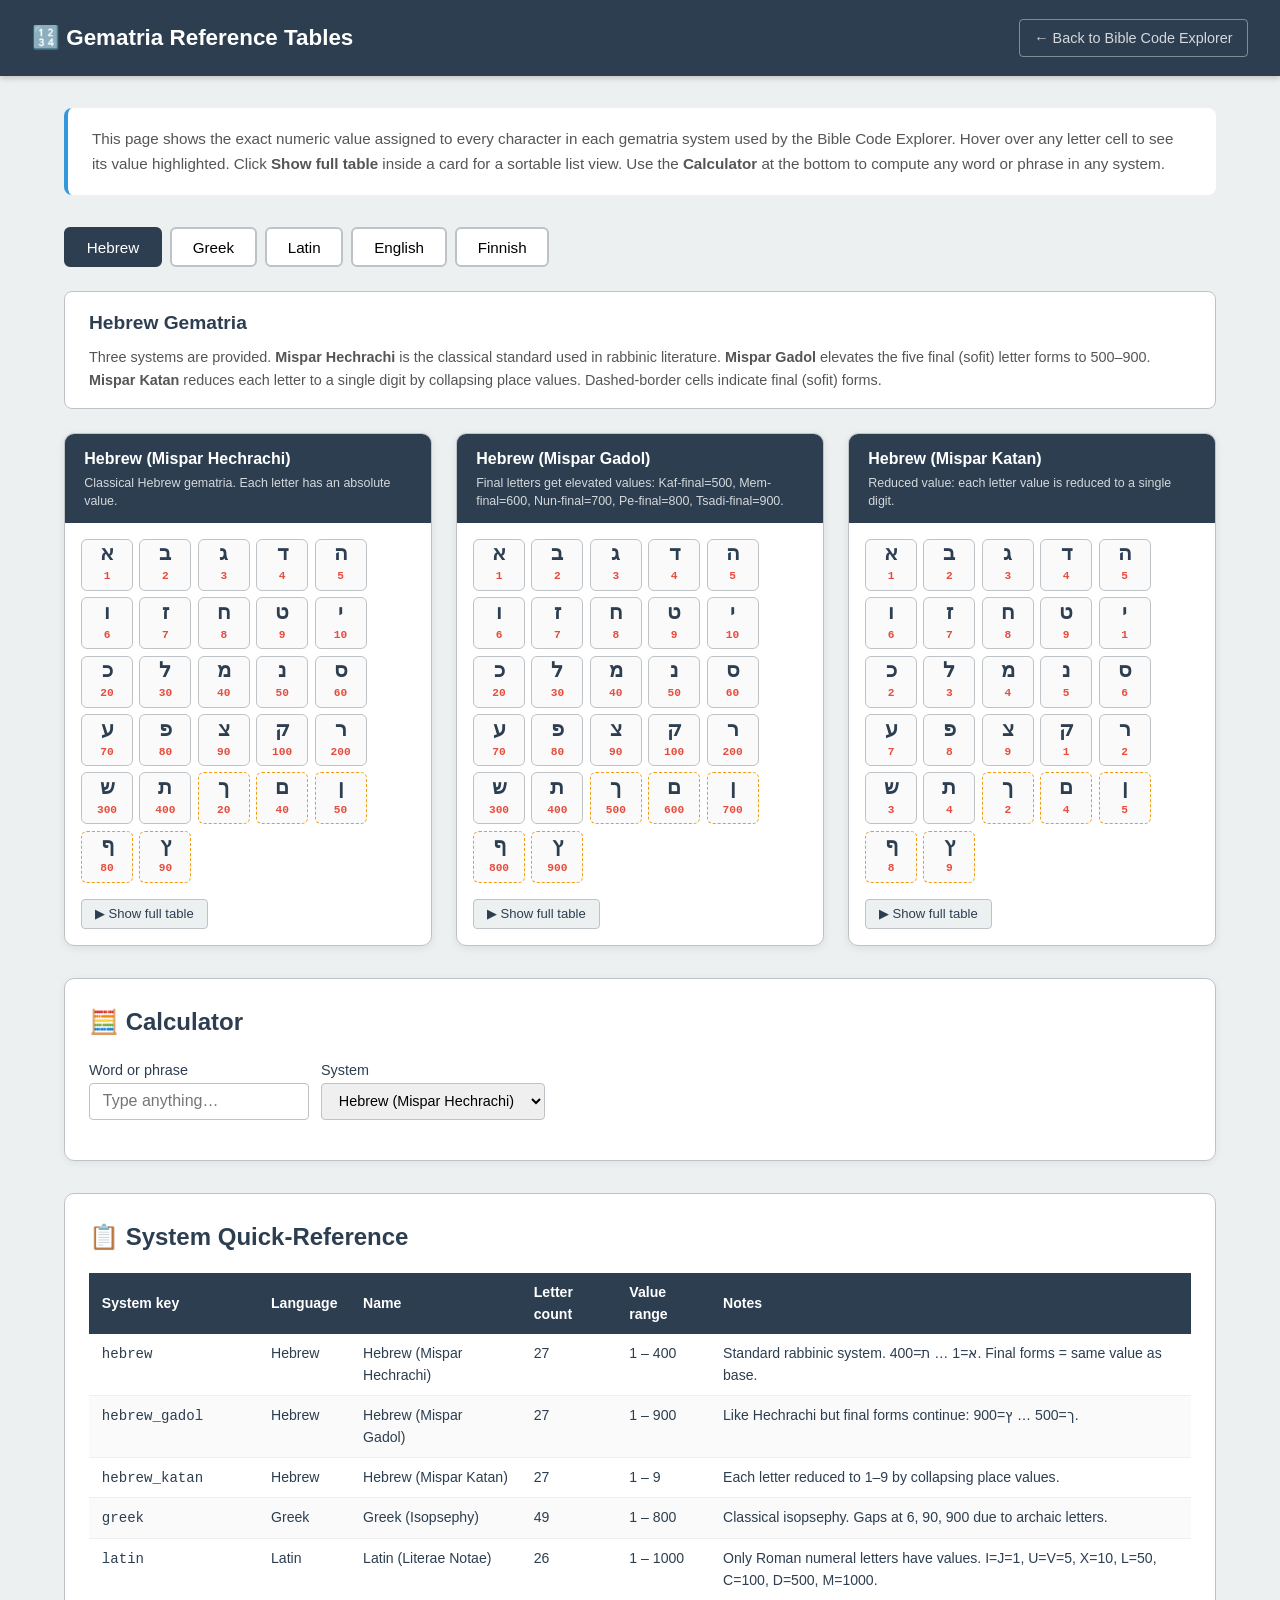
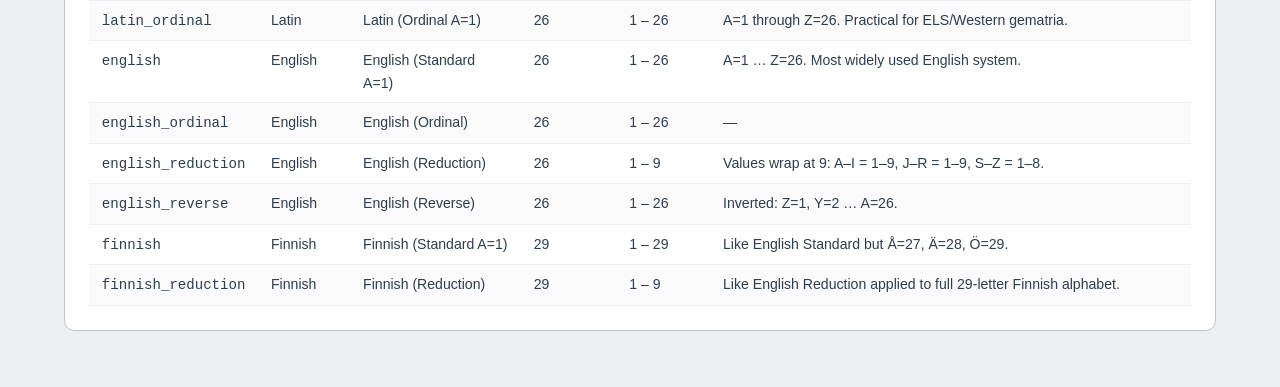
<file: gematria_reference.html>
<!DOCTYPE html>
<html lang="en">
<head>
  <meta charset="UTF-8">
  <meta name="viewport" content="width=device-width, initial-scale=1.0">
  <title>Gematria Reference Tables — Bible Code Explorer</title>
  <style>
    :root {
      --primary: #2c3e50;
      --secondary: #3498db;
      --accent: #e74c3c;
      --bg: #ecf0f1;
      --border: #bdc3c7;
      --highlight: #f39c12;
      --success: #27ae60;
    }

    * { margin: 0; padding: 0; box-sizing: border-box; }

    body {
      font-family: 'Segoe UI', Tahoma, Geneva, Verdana, sans-serif;
      background: var(--bg);
      color: var(--primary);
      line-height: 1.6;
    }

    /* ---- HEADER ---- */
    header {
      background: var(--primary);
      color: white;
      padding: 1.2rem 2rem;
      display: flex;
      justify-content: space-between;
      align-items: center;
      box-shadow: 0 2px 6px rgba(0,0,0,0.2);
    }
    header h1 { font-size: 1.4rem; }
    header a {
      color: rgba(255,255,255,0.8);
      text-decoration: none;
      font-size: 0.9rem;
      border: 1px solid rgba(255,255,255,0.4);
      padding: 0.4rem 0.9rem;
      border-radius: 4px;
      transition: all 0.2s;
    }
    header a:hover { background: rgba(255,255,255,0.15); color: white; }

    /* ---- LAYOUT ---- */
    .page-wrap {
      max-width: 1200px;
      margin: 0 auto;
      padding: 2rem 1.5rem 4rem;
    }

    .intro {
      background: white;
      border-radius: 8px;
      padding: 1.2rem 1.5rem;
      margin-bottom: 2rem;
      border-left: 4px solid var(--secondary);
      font-size: 0.95rem;
      color: #555;
    }

    /* ---- LANGUAGE TABS ---- */
    .lang-tabs {
      display: flex;
      gap: 0.5rem;
      flex-wrap: wrap;
      margin-bottom: 1.5rem;
    }
    .lang-tab {
      padding: 0.6rem 1.3rem;
      border: 2px solid var(--border);
      background: white;
      border-radius: 6px;
      cursor: pointer;
      font-size: 0.95rem;
      font-weight: 500;
      transition: all 0.2s;
    }
    .lang-tab:hover { border-color: var(--secondary); color: var(--secondary); }
    .lang-tab.active {
      background: var(--primary);
      color: white;
      border-color: var(--primary);
    }

    /* ---- SECTION ---- */
    .lang-section { display: none; }
    .lang-section.active { display: block; }

    .section-intro {
      background: white;
      border-radius: 8px;
      padding: 1rem 1.5rem;
      margin-bottom: 1.5rem;
      font-size: 0.9rem;
      color: #555;
      border: 1px solid var(--border);
    }
    .section-intro h2 {
      color: var(--primary);
      margin-bottom: 0.4rem;
      font-size: 1.2rem;
    }

    /* ---- SYSTEM CARDS ---- */
    .system-grid {
      display: grid;
      grid-template-columns: repeat(auto-fill, minmax(340px, 1fr));
      gap: 1.5rem;
    }

    .system-card {
      background: white;
      border-radius: 10px;
      box-shadow: 0 2px 8px rgba(0,0,0,0.08);
      overflow: hidden;
      border: 1px solid var(--border);
    }

    .system-card-header {
      background: var(--primary);
      color: white;
      padding: 0.8rem 1.2rem;
    }
    .system-card-header h3 { font-size: 1rem; margin-bottom: 0.2rem; }
    .system-card-header p { font-size: 0.78rem; opacity: 0.8; line-height: 1.4; }

    /* ---- LETTER TABLE ---- */
    .letter-table {
      display: flex;
      flex-wrap: wrap;
      padding: 1rem;
      gap: 0.4rem;
    }

    .letter-cell {
      display: flex;
      flex-direction: column;
      align-items: center;
      justify-content: center;
      width: 52px;
      height: 52px;
      border: 1px solid var(--border);
      border-radius: 6px;
      background: #fafafa;
      transition: all 0.15s;
      cursor: default;
      position: relative;
    }

    .letter-cell:hover {
      background: var(--secondary);
      color: white;
      border-color: var(--secondary);
      transform: scale(1.08);
      z-index: 2;
      box-shadow: 0 3px 8px rgba(52,152,219,0.3);
    }

    .letter-cell .glyph {
      font-size: 1.3rem;
      font-weight: bold;
      line-height: 1.2;
      font-family: 'Courier New', monospace;
    }

    .letter-cell .val {
      font-size: 0.7rem;
      color: var(--accent);
      font-weight: 700;
      font-family: 'Courier New', monospace;
    }

    .letter-cell:hover .val { color: rgba(255,255,255,0.9); }

    .letter-cell.zero-val {
      opacity: 0.45;
    }
    .letter-cell.zero-val .val { color: #aaa; }

    .letter-cell.final-form {
      border-style: dashed;
      border-color: var(--highlight);
    }

    /* ---- FULL TABLE VIEW ---- */
    .full-table-toggle {
      margin: 0 1rem 1rem;
      padding: 0.4rem 0.8rem;
      background: var(--bg);
      border: 1px solid var(--border);
      border-radius: 4px;
      cursor: pointer;
      font-size: 0.82rem;
      color: var(--primary);
      transition: background 0.2s;
    }
    .full-table-toggle:hover { background: var(--border); }

    .full-table {
      display: none;
      margin: 0 1rem 1rem;
      border-collapse: collapse;
      width: calc(100% - 2rem);
      font-size: 0.85rem;
    }
    .full-table.open { display: table; }
    .full-table th {
      background: var(--bg);
      padding: 0.4rem 0.6rem;
      text-align: left;
      border: 1px solid var(--border);
      font-weight: 600;
    }
    .full-table td {
      padding: 0.35rem 0.6rem;
      border: 1px solid var(--border);
      font-family: 'Courier New', monospace;
    }
    .full-table tr:nth-child(even) td { background: #fafafa; }
    .full-table .val-col { color: var(--accent); font-weight: bold; text-align: right; }

    /* ---- CALCULATOR ---- */
    .calculator-section {
      background: white;
      border-radius: 10px;
      padding: 1.5rem;
      margin-top: 2rem;
      border: 1px solid var(--border);
      box-shadow: 0 2px 8px rgba(0,0,0,0.06);
    }
    .calculator-section h2 {
      margin-bottom: 1rem;
      color: var(--primary);
    }
    .calc-row {
      display: flex;
      gap: 0.75rem;
      flex-wrap: wrap;
      align-items: flex-end;
      margin-bottom: 1rem;
    }
    .calc-row label { font-size: 0.9rem; font-weight: 500; }
    .calc-row input[type="text"] {
      padding: 0.55rem 0.8rem;
      border: 1px solid var(--border);
      border-radius: 4px;
      font-size: 1rem;
      width: 220px;
    }
    .calc-row select {
      padding: 0.55rem 0.8rem;
      border: 1px solid var(--border);
      border-radius: 4px;
      font-size: 0.9rem;
    }
    #calc-result {
      margin-top: 0.75rem;
      padding: 1rem 1.2rem;
      background: var(--primary);
      color: white;
      border-radius: 8px;
      display: none;
    }
    #calc-result .big-val {
      font-size: 2rem;
      font-weight: 700;
      font-family: 'Courier New', monospace;
    }
    #calc-result .breakdown-line {
      font-size: 0.82rem;
      opacity: 0.85;
      margin-top: 0.4rem;
      line-height: 2;
      font-family: 'Courier New', monospace;
    }
    #calc-result .root-line {
      font-size: 0.78rem;
      opacity: 0.65;
      margin-top: 0.2rem;
    }

    /* ---- NOTES TABLE ---- */
    .notes-section {
      background: white;
      border-radius: 10px;
      padding: 1.5rem;
      margin-top: 2rem;
      border: 1px solid var(--border);
    }
    .notes-section h2 { margin-bottom: 1rem; }
    .notes-table { width: 100%; border-collapse: collapse; font-size: 0.88rem; }
    .notes-table th {
      background: var(--primary);
      color: white;
      padding: 0.5rem 0.8rem;
      text-align: left;
    }
    .notes-table td {
      padding: 0.5rem 0.8rem;
      border-bottom: 1px solid var(--bg);
      vertical-align: top;
    }
    .notes-table tr:nth-child(even) td { background: #fafafa; }

    /* ---- RTL support ---- */
    .rtl-glyph { direction: rtl; unicode-bidi: bidi-override; }

    /* ---- RESPONSIVE ---- */
    @media (max-width: 768px) {
      .system-grid { grid-template-columns: 1fr; }
      header { flex-direction: column; gap: 0.75rem; text-align: center; }
      .calc-row { flex-direction: column; align-items: stretch; }
      .calc-row input[type="text"], .calc-row select { width: 100%; }
    }
  </style>
</head>
<body>

<header>
  <h1>🔢 Gematria Reference Tables</h1>
  <a href="index.html">← Back to Bible Code Explorer</a>
</header>

<div class="page-wrap">

  <div class="intro">
    This page shows the exact numeric value assigned to every character in each gematria system used by the Bible Code Explorer.
    Hover over any letter cell to see its value highlighted. Click <strong>Show full table</strong> inside a card for a sortable list view.
    Use the <strong>Calculator</strong> at the bottom to compute any word or phrase in any system.
  </div>

  <!-- LANGUAGE TABS -->
  <div class="lang-tabs">
    <button class="lang-tab active" data-lang="hebrew">Hebrew</button>
    <button class="lang-tab" data-lang="greek">Greek</button>
    <button class="lang-tab" data-lang="latin">Latin</button>
    <button class="lang-tab" data-lang="english">English</button>
    <button class="lang-tab" data-lang="finnish">Finnish</button>
  </div>

  <!-- ========================================================
       HEBREW
       ======================================================== -->
  <div class="lang-section active" id="lang-hebrew">
    <div class="section-intro">
      <h2>Hebrew Gematria</h2>
      <p>Three systems are provided. <strong>Mispar Hechrachi</strong> is the classical standard used in rabbinic literature.
         <strong>Mispar Gadol</strong> elevates the five final (sofit) letter forms to 500–900.
         <strong>Mispar Katan</strong> reduces each letter to a single digit by collapsing place values.
         Dashed-border cells indicate final (sofit) forms.</p>
    </div>
    <div class="system-grid" id="hebrew-grid"></div>
  </div>

  <!-- ========================================================
       GREEK
       ======================================================== -->
  <div class="lang-section" id="lang-greek">
    <div class="section-intro">
      <h2>Greek Isopsephy</h2>
      <p>Classical Greek uses a non-consecutive numbering because the original 27-letter alphabet included three archaic letters
         (Digamma=6, Koppa=90, Sampi=900) that are no longer used. The modern 24-letter alphabet therefore skips 6, 90, and 900.
         The Bible Code Explorer normalises all text to uppercase and removes diacritics before calculation.</p>
    </div>
    <div class="system-grid" id="greek-grid"></div>
  </div>

  <!-- ========================================================
       LATIN
       ======================================================== -->
  <div class="lang-section" id="lang-latin">
    <div class="section-intro">
      <h2>Latin Gematria</h2>
      <p><strong>Ordinal (A=1)</strong> assigns sequential values to all 26 letters and is the most practical system for ELS work.
         <strong>Literae Notae</strong> is the historical Roman system where only letters that double as Roman numerals have values
         (I=1, V=5, X=10, L=50, C=100, D=500, M=1000); all other letters are 0. Grey cells indicate zero-value letters.</p>
    </div>
    <div class="system-grid" id="latin-grid"></div>
  </div>

  <!-- ========================================================
       ENGLISH
       ======================================================== -->
  <div class="lang-section" id="lang-english">
    <div class="section-intro">
      <h2>English Gematria</h2>
      <p><strong>Standard / Ordinal</strong> (A=1…Z=26) is by far the most commonly used English system.
         <strong>Reduction</strong> maps A–I to 1–9, J–R to 1–9, S–Z to 1–8 — essentially a digital root per letter.
         <strong>Reverse</strong> inverts the alphabet so Z=1 and A=26.</p>
    </div>
    <div class="system-grid" id="english-grid"></div>
  </div>

  <!-- ========================================================
       FINNISH
       ======================================================== -->
  <div class="lang-section" id="lang-finnish">
    <div class="section-intro">
      <h2>Finnish Gematria</h2>
      <p>Finnish uses the same 26 Latin letters plus three extras at the end of the alphabet: <strong>Å=27, Ä=28, Ö=29</strong>.
         These are treated as fully distinct letters, not variants. The Reduction system maps all 29 letters to values 1–9
         using the same modulo-9 logic applied to the full Finnish alphabet order.</p>
    </div>
    <div class="system-grid" id="finnish-grid"></div>
  </div>

  <!-- ========================================================
       CALCULATOR
       ======================================================== -->
  <div class="calculator-section">
    <h2>🧮 Calculator</h2>
    <div class="calc-row">
      <div>
        <label>Word or phrase</label><br>
        <input type="text" id="ref-calc-input" placeholder="Type anything…">
      </div>
      <div>
        <label>System</label><br>
        <select id="ref-calc-system"></select>
      </div>
    </div>
    <div id="calc-result">
      <div class="big-val" id="calc-big-val">0</div>
      <div class="breakdown-line" id="calc-breakdown"></div>
      <div class="root-line" id="calc-root"></div>
    </div>
  </div>

  <!-- ========================================================
       SYSTEM NOTES TABLE
       ======================================================== -->
  <div class="notes-section">
    <h2>📋 System Quick-Reference</h2>
    <table class="notes-table" id="notes-table">
      <thead>
        <tr>
          <th>System key</th>
          <th>Language</th>
          <th>Name</th>
          <th>Letter count</th>
          <th>Value range</th>
          <th>Notes</th>
        </tr>
      </thead>
      <tbody id="notes-tbody"></tbody>
    </table>
  </div>

</div><!-- /page-wrap -->

<!-- Load the engine -->
<script src="js/core/gematriaEngine.js"></script>

<script>
// ============================================================
// Page initialisation
// ============================================================
const engine = new GematriaEngine();

// ---- Tab switching ----
document.querySelectorAll('.lang-tab').forEach(tab => {
  tab.addEventListener('click', () => {
    document.querySelectorAll('.lang-tab').forEach(t => t.classList.remove('active'));
    document.querySelectorAll('.lang-section').forEach(s => s.classList.remove('active'));
    tab.classList.add('active');
    document.getElementById('lang-' + tab.dataset.lang).classList.add('active');
  });
});

// ---- Build system cards ----
function buildSystemCard(systemKey) {
  const table = engine.tables[systemKey];
  if (!table) return '';

  const entries = Object.entries(table.map);

  // Detect RTL (Hebrew)
  const isRTL = systemKey.startsWith('hebrew');

  // Detect final forms (Hebrew sofit)
  const finalForms = isRTL ? new Set(['ך','ם','ן','ף','ץ']) : new Set();

  // Build visual cell grid
  const cellsHtml = entries.map(([letter, value]) => {
    const isZero = value === 0;
    const isFinal = finalForms.has(letter);
    const rtlClass = isRTL ? 'rtl-glyph' : '';
    const zeroClass = isZero ? 'zero-val' : '';
    const finalClass = isFinal ? 'final-form' : '';
    return `
      <div class="letter-cell ${zeroClass} ${finalClass}" title="${letter} = ${value}">
        <span class="glyph ${rtlClass}">${letter}</span>
        <span class="val">${value}</span>
      </div>`;
  }).join('');

  // Build full table rows
  const tableRowsHtml = entries.map(([letter, value]) => `
    <tr>
      <td style="font-size:1.2rem;${isRTL?'direction:rtl;':''}">${letter}</td>
      <td>${getLetterName(letter, systemKey)}</td>
      <td class="val-col">${value}</td>
    </tr>`).join('');

  const cardId = 'card-' + systemKey;
  const tableId = 'table-' + systemKey;

  return `
    <div class="system-card" id="${cardId}">
      <div class="system-card-header">
        <h3>${table.name}</h3>
        <p>${table.description}</p>
      </div>
      <div class="letter-table">${cellsHtml}</div>
      <button class="full-table-toggle" onclick="toggleTable('${tableId}', this)">
        ▶ Show full table
      </button>
      <table class="full-table" id="${tableId}">
        <thead><tr><th>Letter</th><th>Name / transliteration</th><th>Value</th></tr></thead>
        <tbody>${tableRowsHtml}</tbody>
      </table>
    </div>`;
}

function toggleTable(tableId, btn) {
  const tbl = document.getElementById(tableId);
  if (tbl.classList.toggle('open')) {
    btn.textContent = '▼ Hide full table';
  } else {
    btn.textContent = '▶ Show full table';
  }
}

// ---- Letter name lookup ----
const hebrewNames = {
  'א':'Alef','ב':'Bet','ג':'Gimel','ד':'Dalet','ה':'He',
  'ו':'Vav','ז':'Zayin','ח':'Het','ט':'Tet','י':'Yod',
  'כ':'Kaf','ל':'Lamed','מ':'Mem','נ':'Nun','ס':'Samekh',
  'ע':'Ayin','פ':'Pe','צ':'Tsadi','ק':'Qof','ר':'Resh',
  'ש':'Shin','ת':'Tav',
  'ך':'Kaf (final)','ם':'Mem (final)','ן':'Nun (final)',
  'ף':'Pe (final)','ץ':'Tsadi (final)'
};
const greekNames = {
  'Α':'Alpha','Β':'Beta','Γ':'Gamma','Δ':'Delta','Ε':'Epsilon',
  'Ζ':'Zeta','Η':'Eta','Θ':'Theta','Ι':'Iota','Κ':'Kappa',
  'Λ':'Lambda','Μ':'Mu','Ν':'Nu','Ξ':'Xi','Ο':'Omicron',
  'Π':'Pi','Ρ':'Rho','Σ':'Sigma','Τ':'Tau','Υ':'Upsilon',
  'Φ':'Phi','Χ':'Chi','Ψ':'Psi','Ω':'Omega'
};
const finnishExtras = { 'Å':'Å (ao)', 'Ä':'Ä (a-umlaut)', 'Ö':'Ö (o-umlaut)' };

function getLetterName(letter, system) {
  if (system.startsWith('hebrew')) return hebrewNames[letter] || letter;
  if (system.startsWith('greek'))  return greekNames[letter.toUpperCase()] || letter;
  if (system.startsWith('finnish')) return finnishExtras[letter] || letter;
  return letter;
}

// ---- Render all grids ----
const groups = {
  hebrew:  ['hebrew','hebrew_gadol','hebrew_katan'],
  greek:   ['greek'],
  latin:   ['latin_ordinal','latin'],
  english: ['english','english_reduction','english_reverse'],
  finnish: ['finnish','finnish_reduction']
};

for (const [lang, systems] of Object.entries(groups)) {
  const grid = document.getElementById(lang + '-grid');
  if (grid) grid.innerHTML = systems.map(buildSystemCard).join('');
}

// ---- Calculator ----
const calcSel = document.getElementById('ref-calc-system');
engine.getAllSystems().forEach(s => {
  const opt = document.createElement('option');
  opt.value = s.key;
  opt.textContent = s.name;
  calcSel.appendChild(opt);
});

function runCalc() {
  const text = (document.getElementById('ref-calc-input').value || '').trim();
  const system = calcSel.value;
  const resultDiv = document.getElementById('calc-result');

  if (!text) { resultDiv.style.display = 'none'; return; }

  try {
    const value = engine.calculate(text, system);
    const bd = engine.breakdown(text, system);
    const root = engine.digitalRoot(value);

    resultDiv.style.display = 'block';
    document.getElementById('calc-big-val').textContent = value;

    const bdFiltered = bd.filter(b => b.value > 0);
    document.getElementById('calc-breakdown').innerHTML =
      bdFiltered.length <= 30
        ? bdFiltered.map(b => `${b.letter}<span style="color:rgba(255,200,100,0.9);font-size:0.7rem">=${b.value}</span>`).join(' + ')
        : `${bd.length} letters`;

    document.getElementById('calc-root').textContent =
      root !== value ? `Digital root: ${root}` : '';
  } catch(e) {
    resultDiv.style.display = 'none';
  }
}

document.getElementById('ref-calc-input').addEventListener('input', runCalc);
calcSel.addEventListener('change', runCalc);

// ---- Notes table ----
const notesBody = document.getElementById('notes-tbody');
for (const [key, table] of Object.entries(engine.tables)) {
  const entries = Object.entries(table.map);
  const values = entries.map(([,v]) => v).filter(v => v > 0);
  const min = Math.min(...values);
  const max = Math.max(...values);
  const lang = key.split('_')[0];
  const notes = getNotes(key);
  notesBody.innerHTML += `
    <tr>
      <td><code>${key}</code></td>
      <td>${lang.charAt(0).toUpperCase()+lang.slice(1)}</td>
      <td>${table.name}</td>
      <td>${entries.length}</td>
      <td>${min} – ${max}</td>
      <td>${notes}</td>
    </tr>`;
}

function getNotes(key) {
  const n = {
    hebrew: 'Standard rabbinic system. א=1 … ת=400. Final forms = same value as base.',
    hebrew_gadol: 'Like Hechrachi but final forms continue: ך=500 … ץ=900.',
    hebrew_katan: 'Each letter reduced to 1–9 by collapsing place values.',
    greek: 'Classical isopsephy. Gaps at 6, 90, 900 due to archaic letters.',
    latin_ordinal: 'A=1 through Z=26. Practical for ELS/Western gematria.',
    latin: 'Only Roman numeral letters have values. I=J=1, U=V=5, X=10, L=50, C=100, D=500, M=1000.',
    english: 'A=1 … Z=26. Most widely used English system.',
    english_reduction: 'Values wrap at 9: A–I = 1–9, J–R = 1–9, S–Z = 1–8.',
    english_reverse: 'Inverted: Z=1, Y=2 … A=26.',
    finnish: 'Like English Standard but Å=27, Ä=28, Ö=29.',
    finnish_reduction: 'Like English Reduction applied to full 29-letter Finnish alphabet.'
  };
  return n[key] || '—';
}
</script>
</body>
</html>
</file>
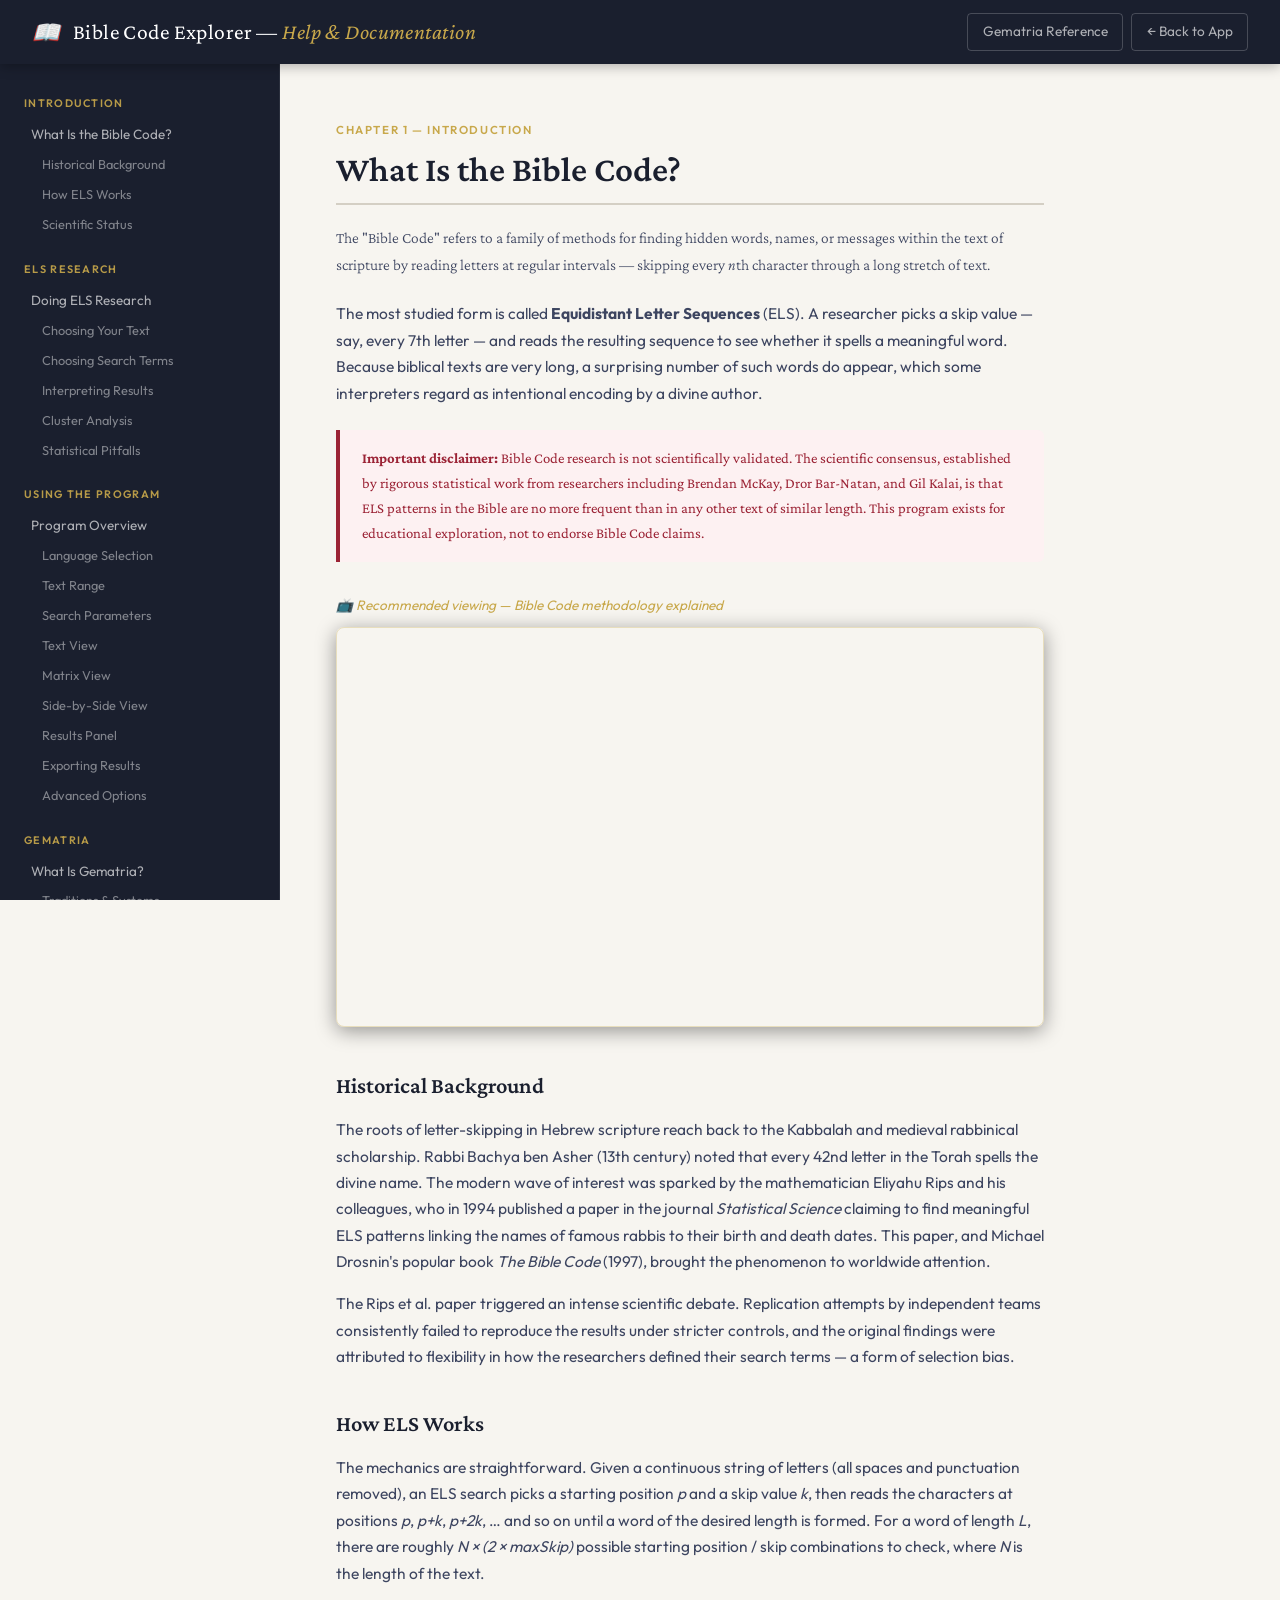
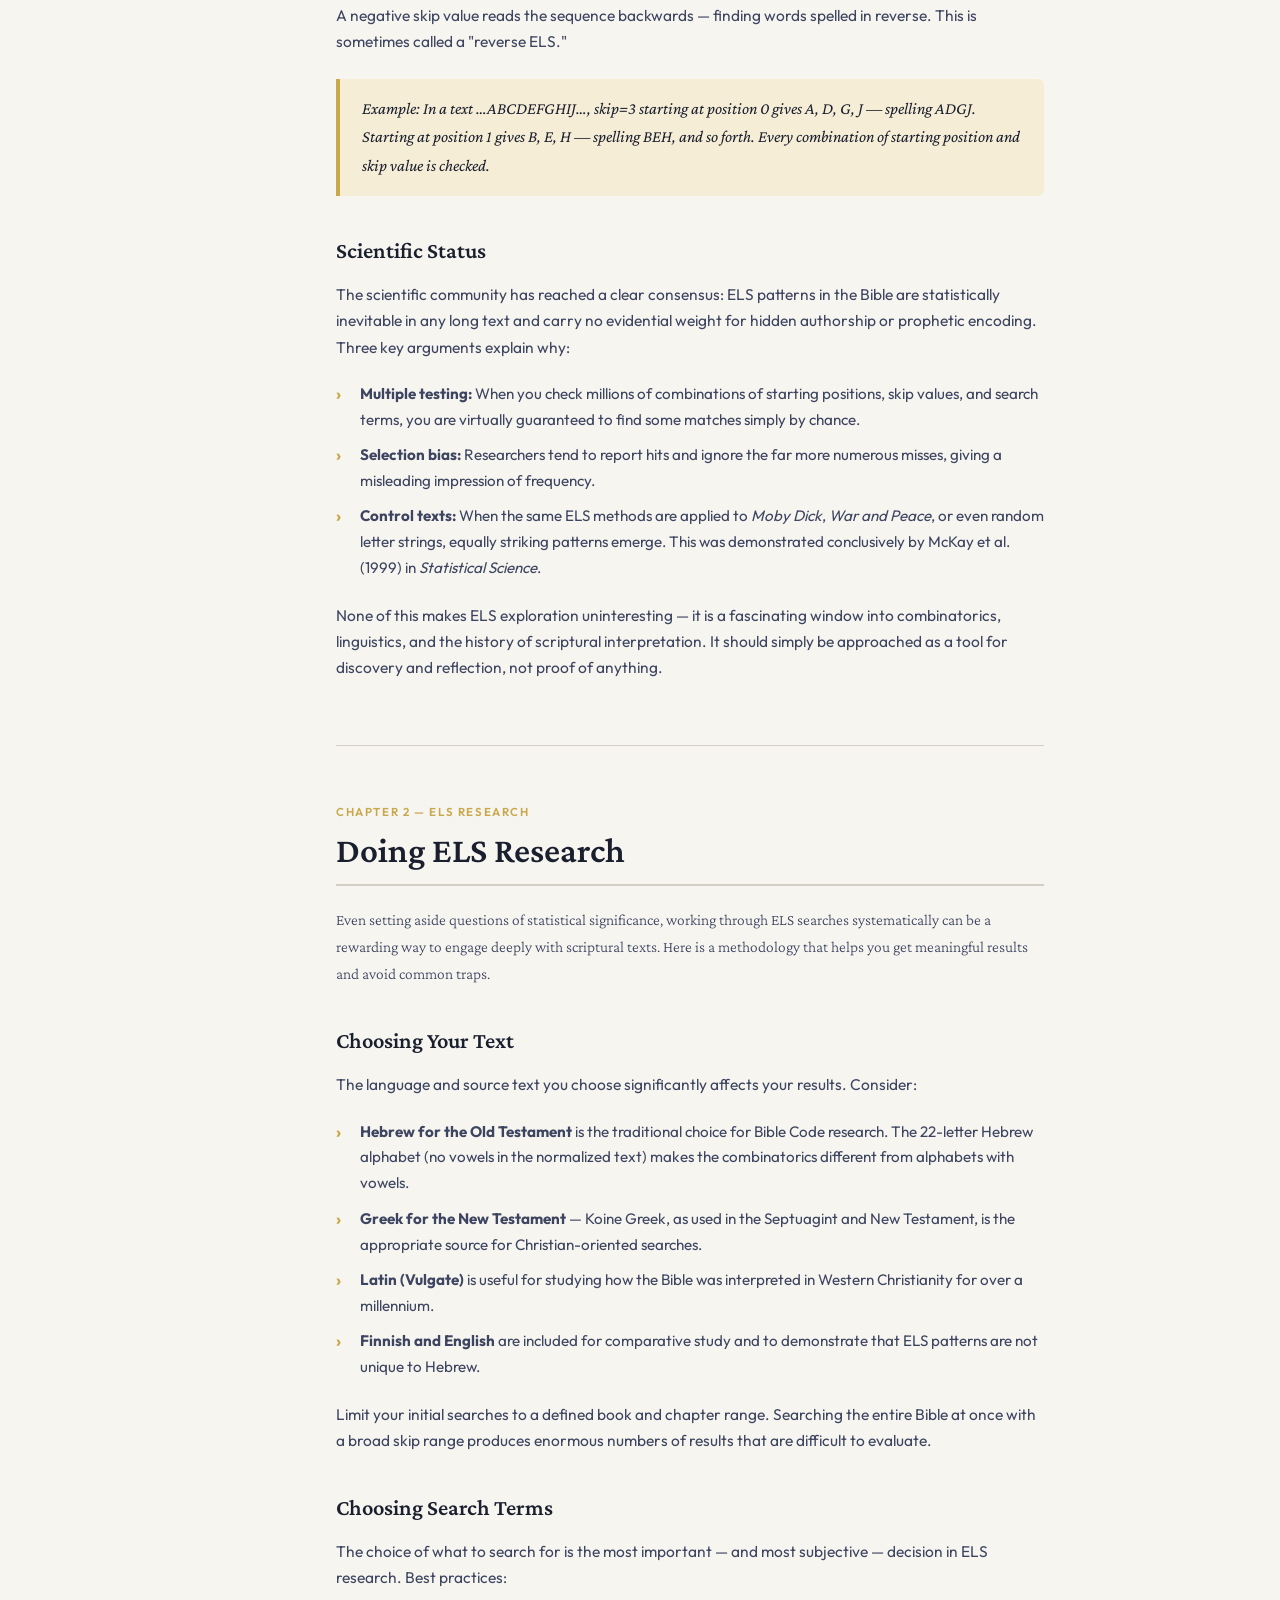
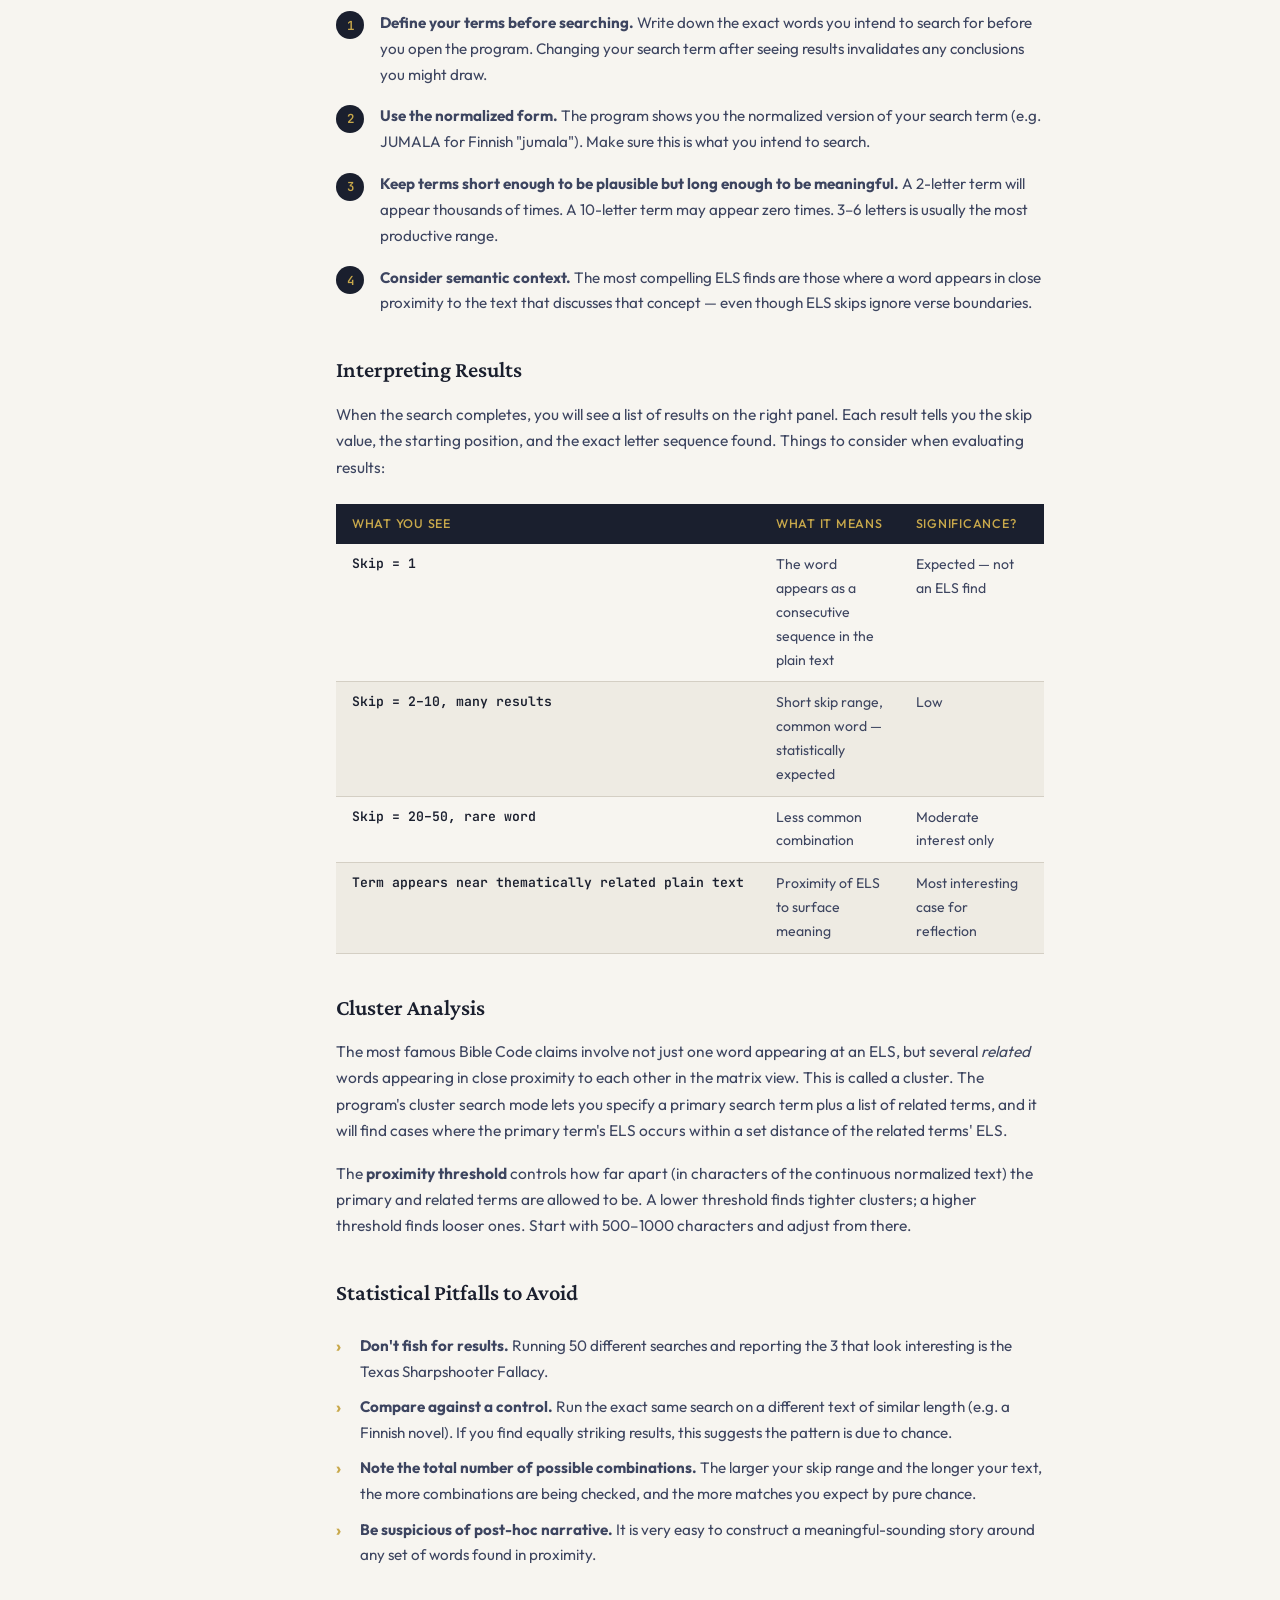
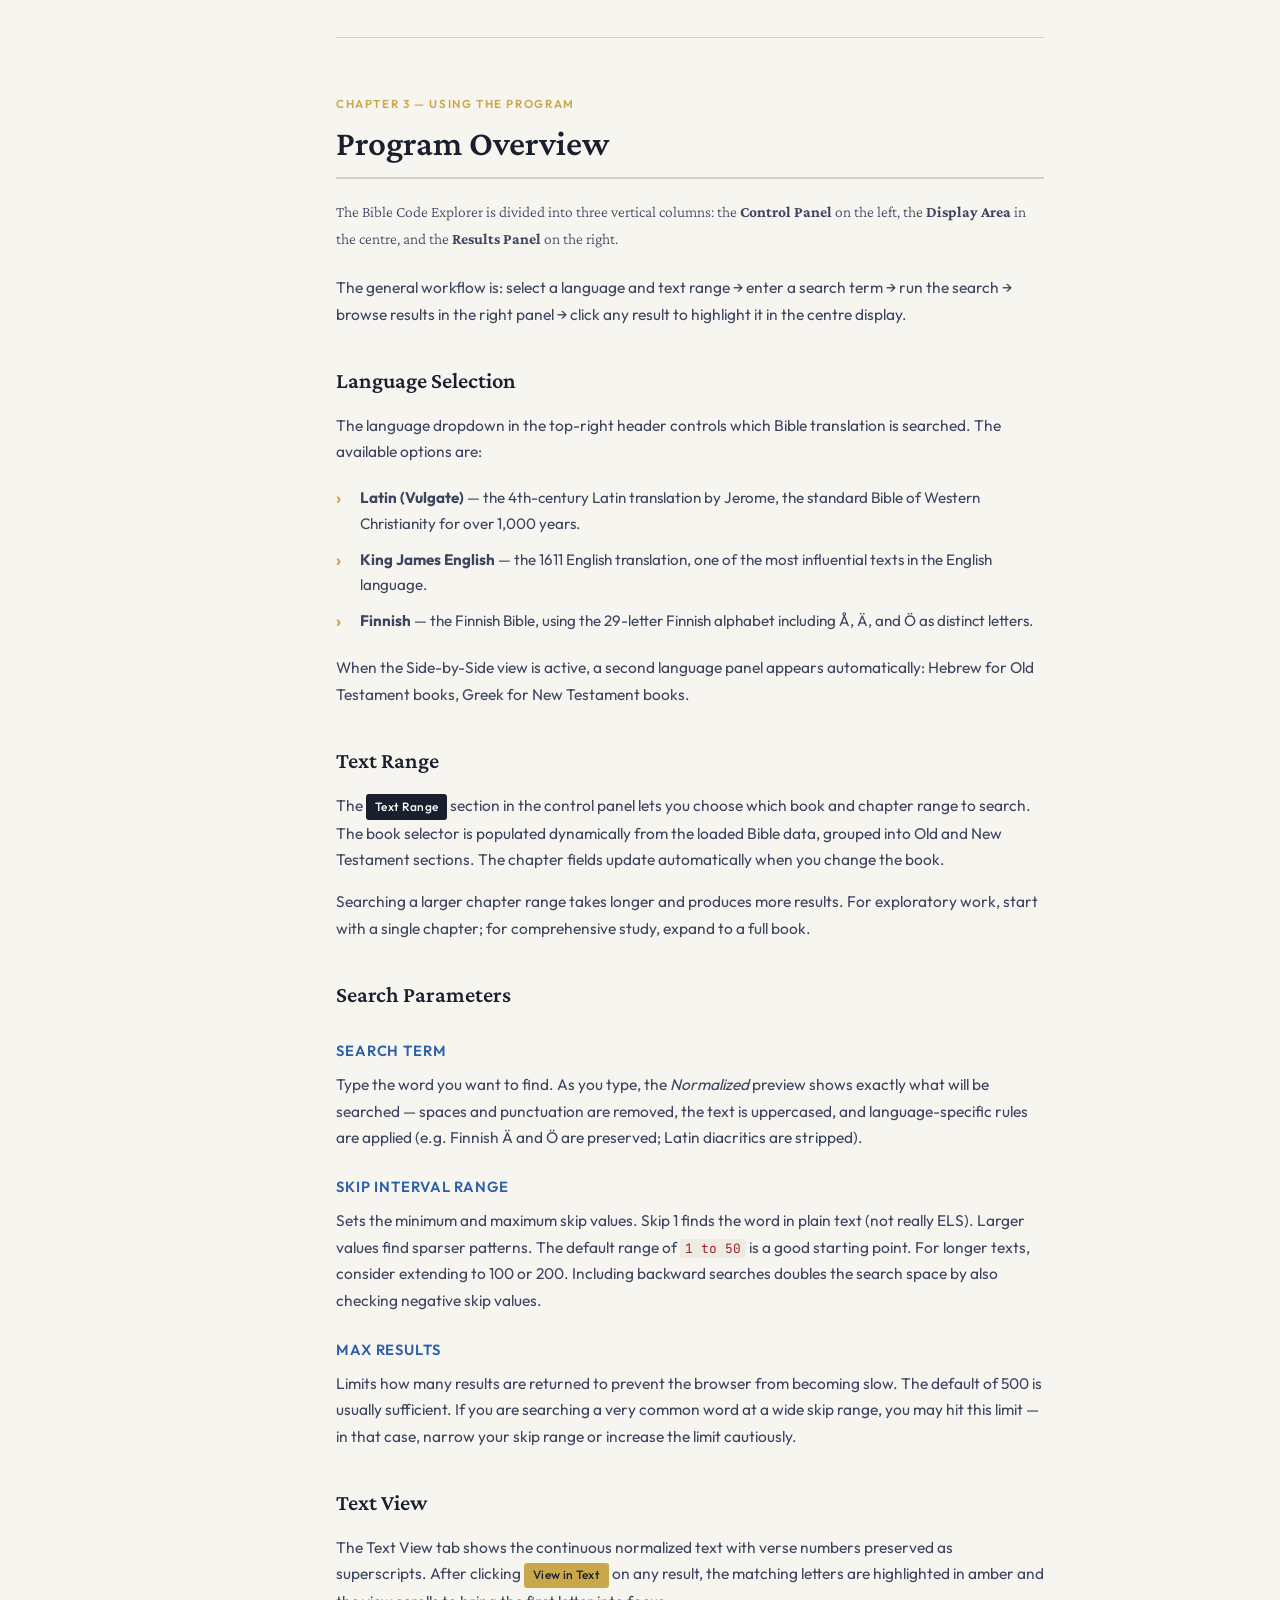
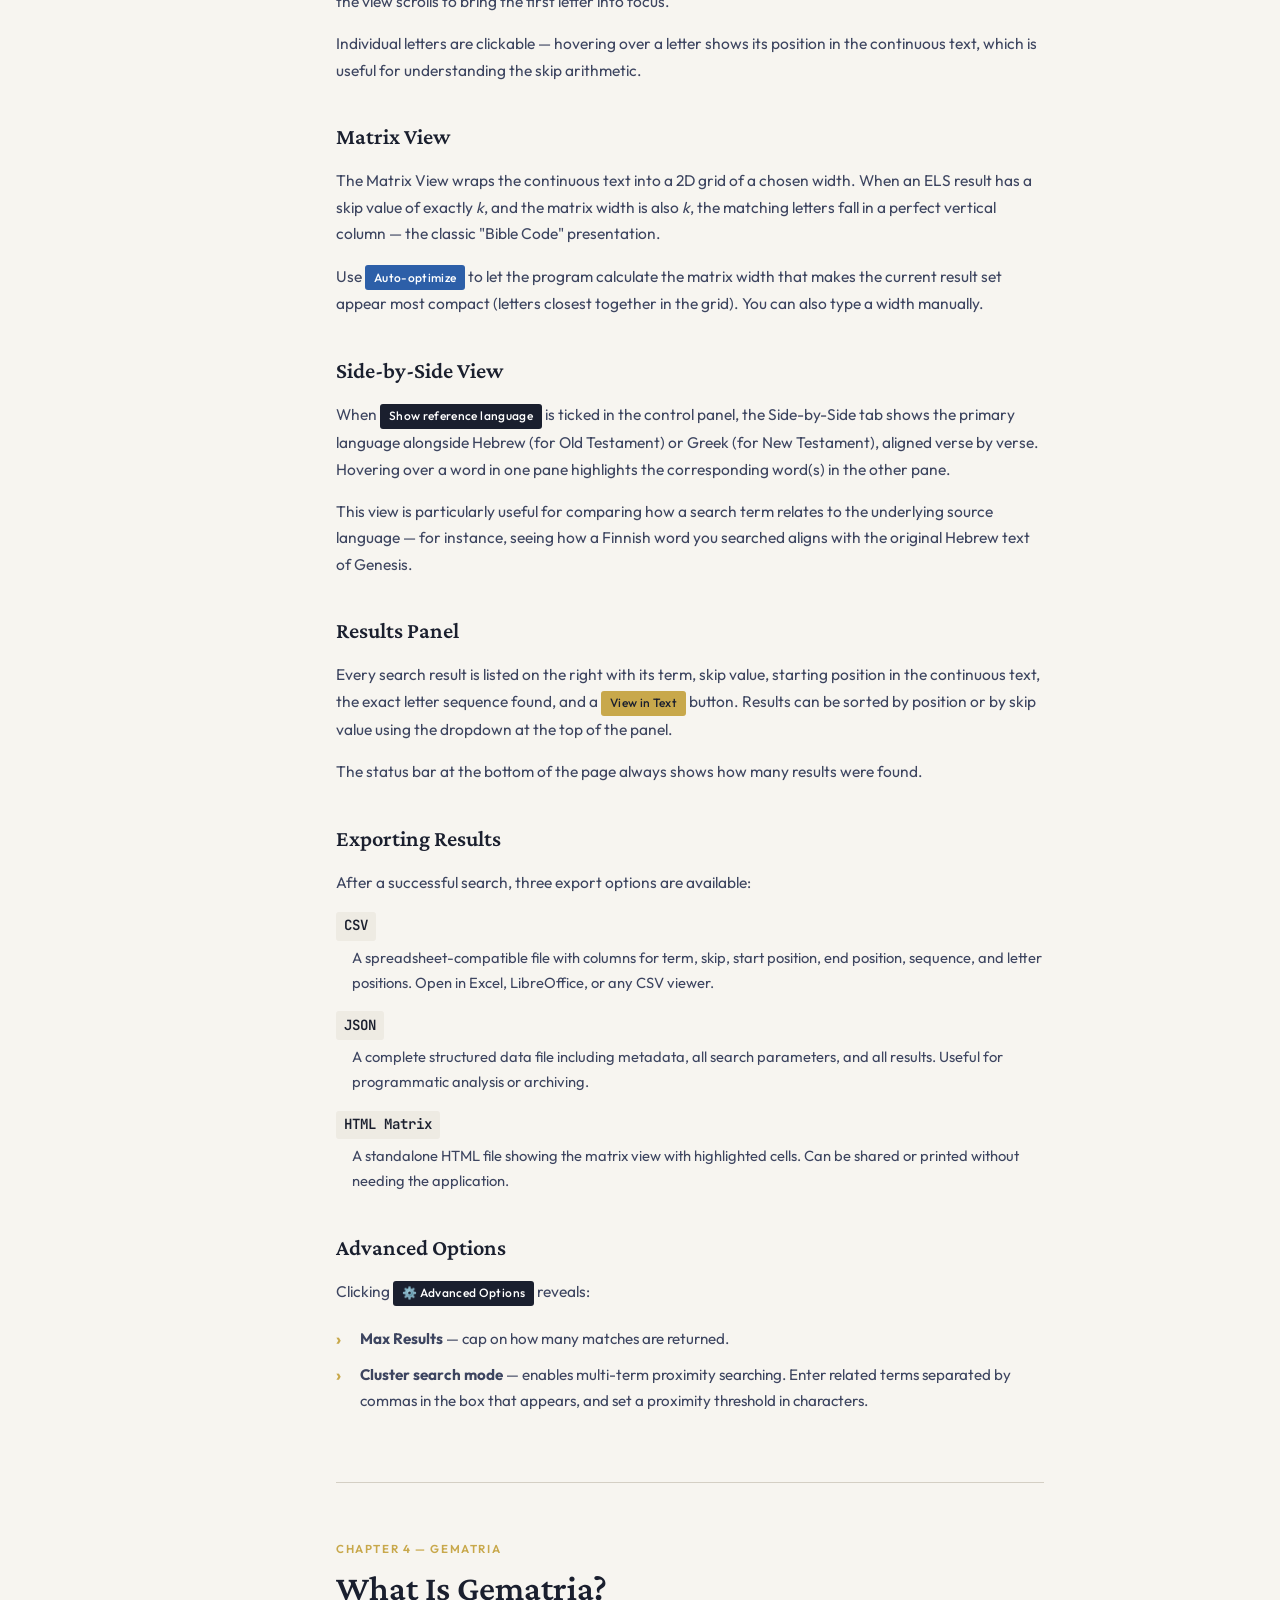
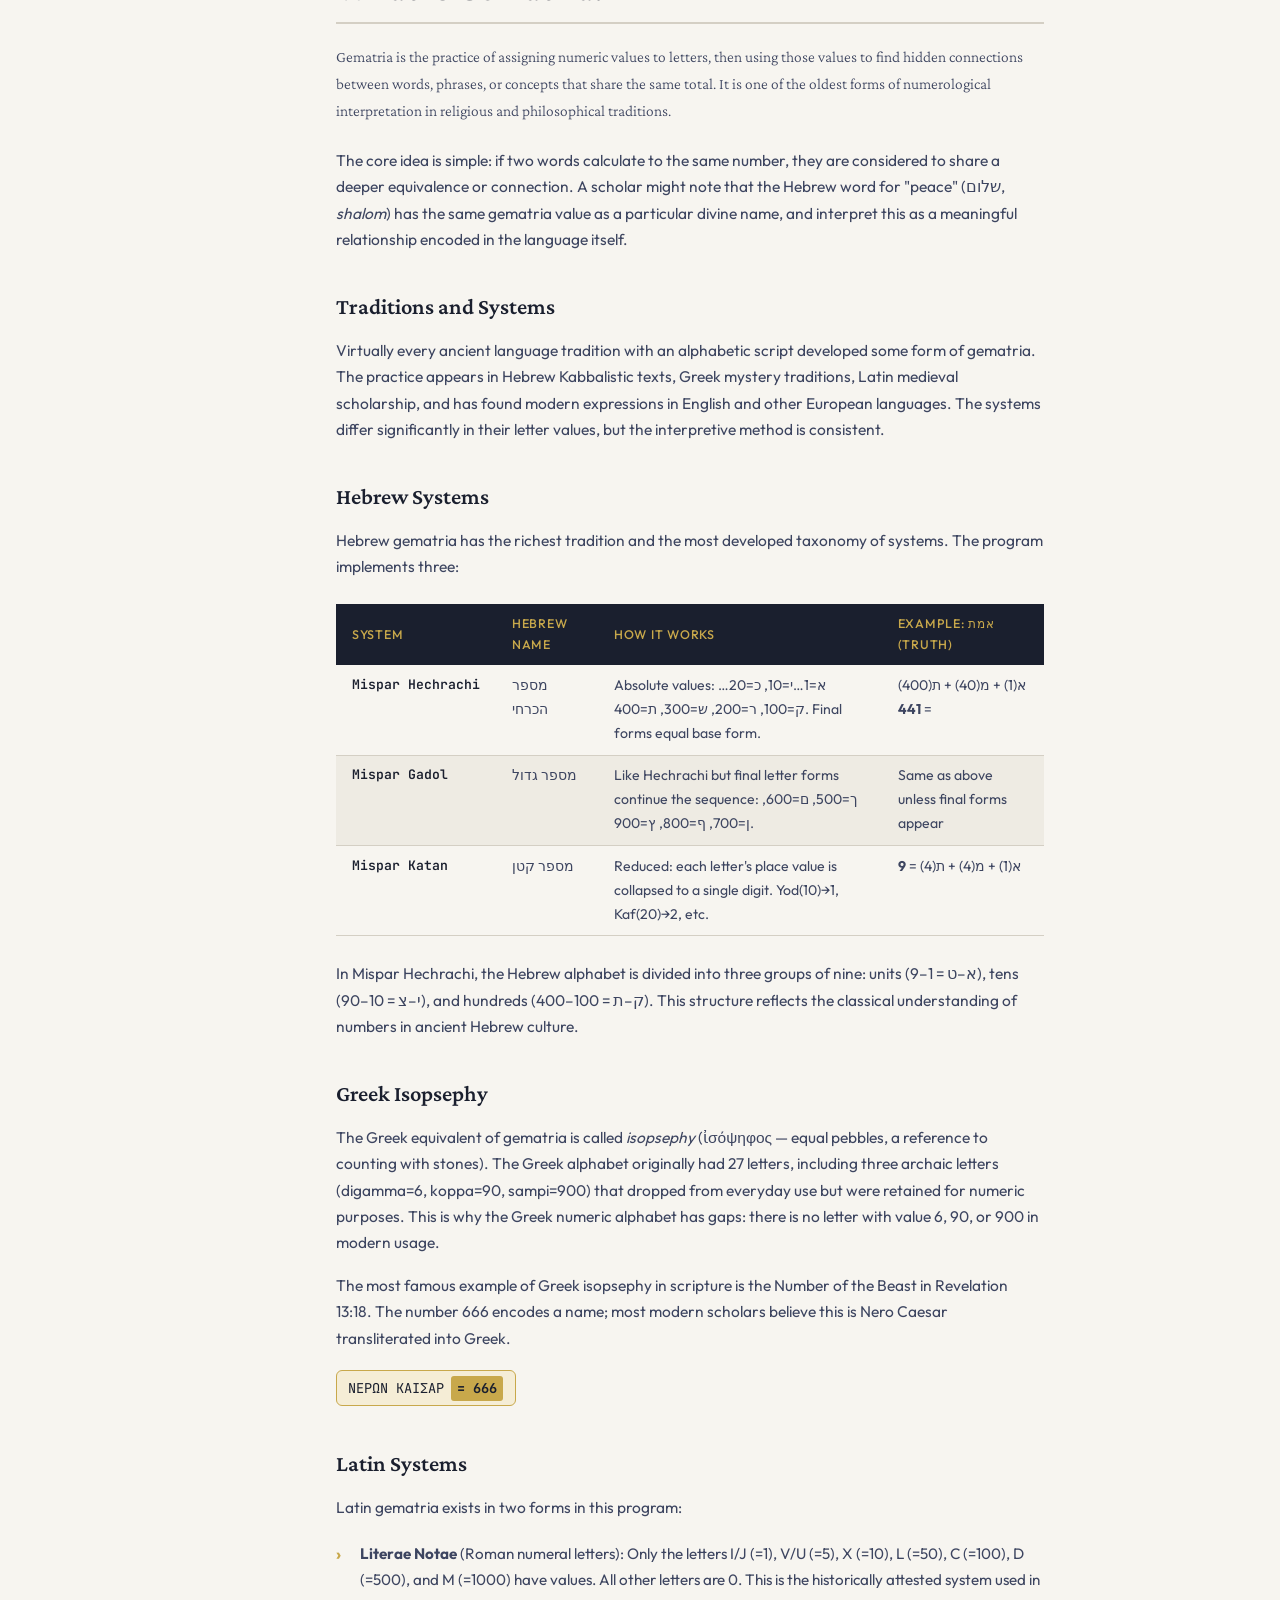
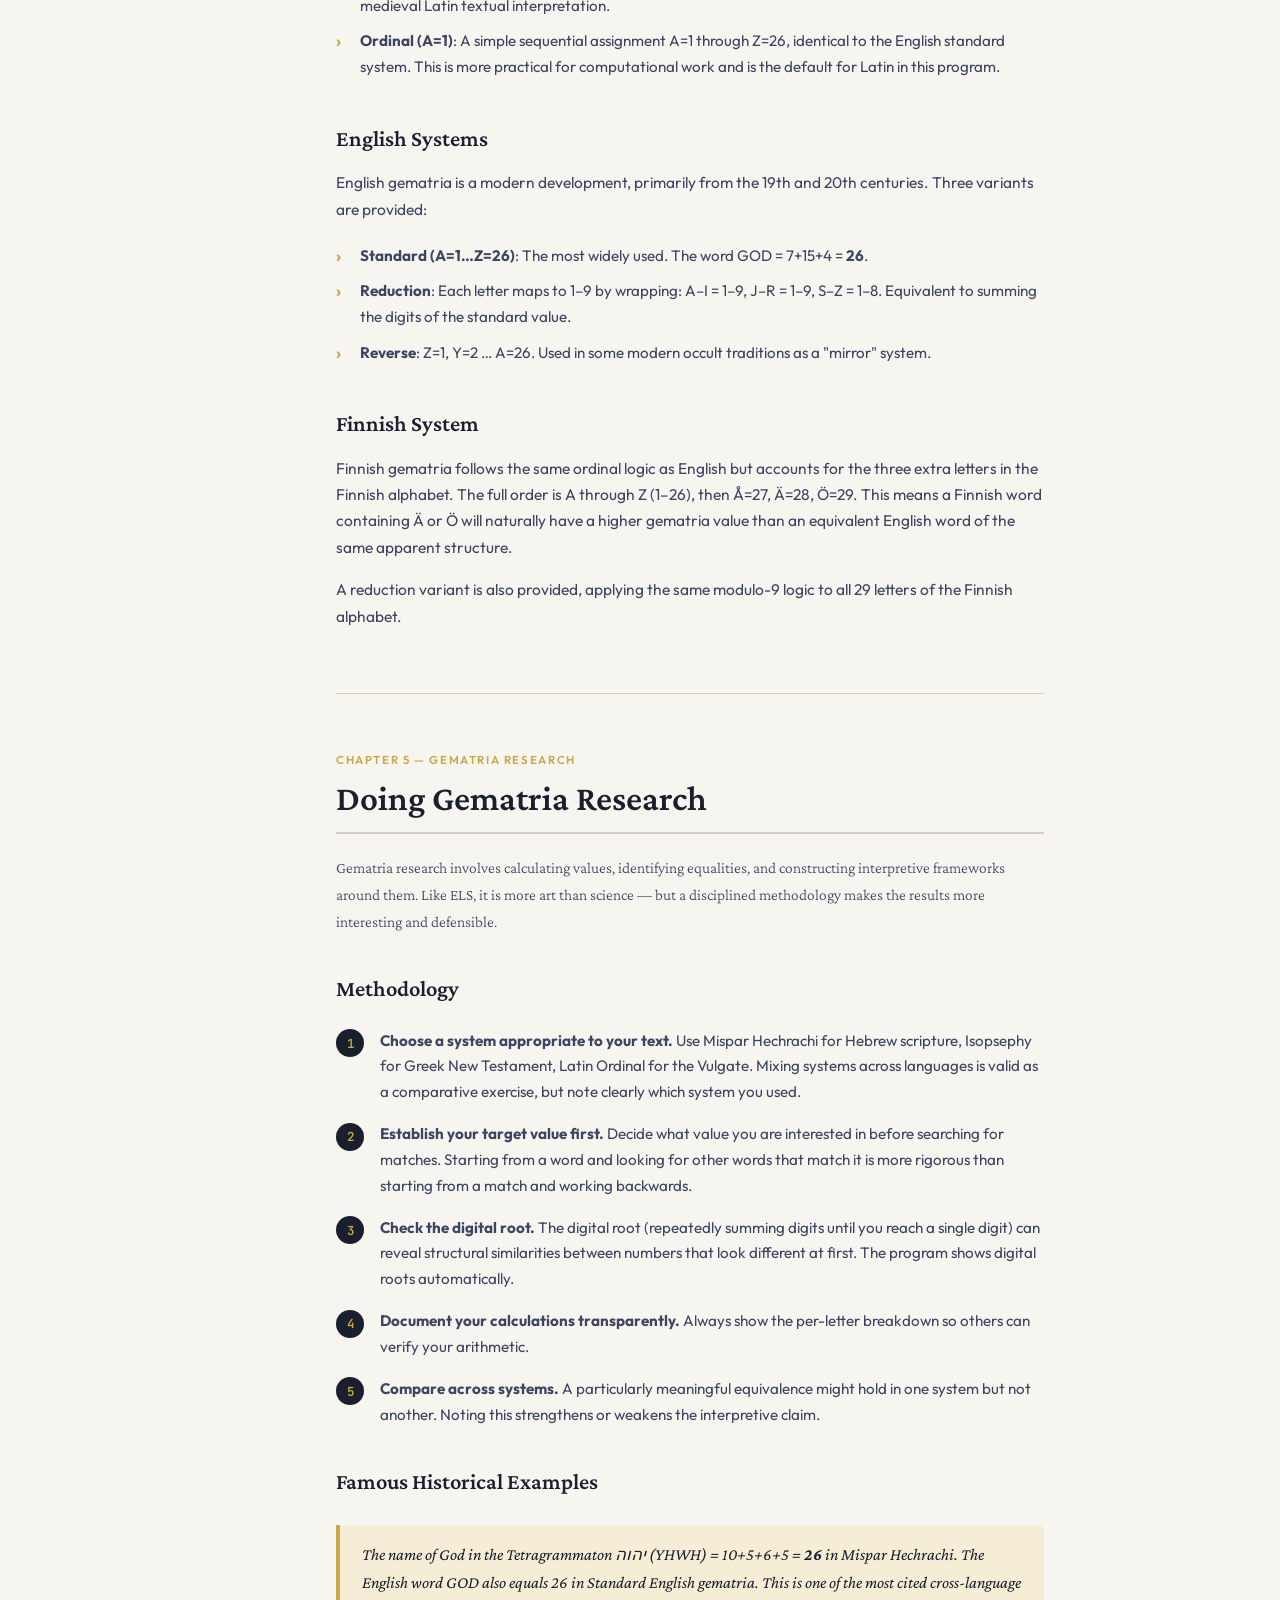
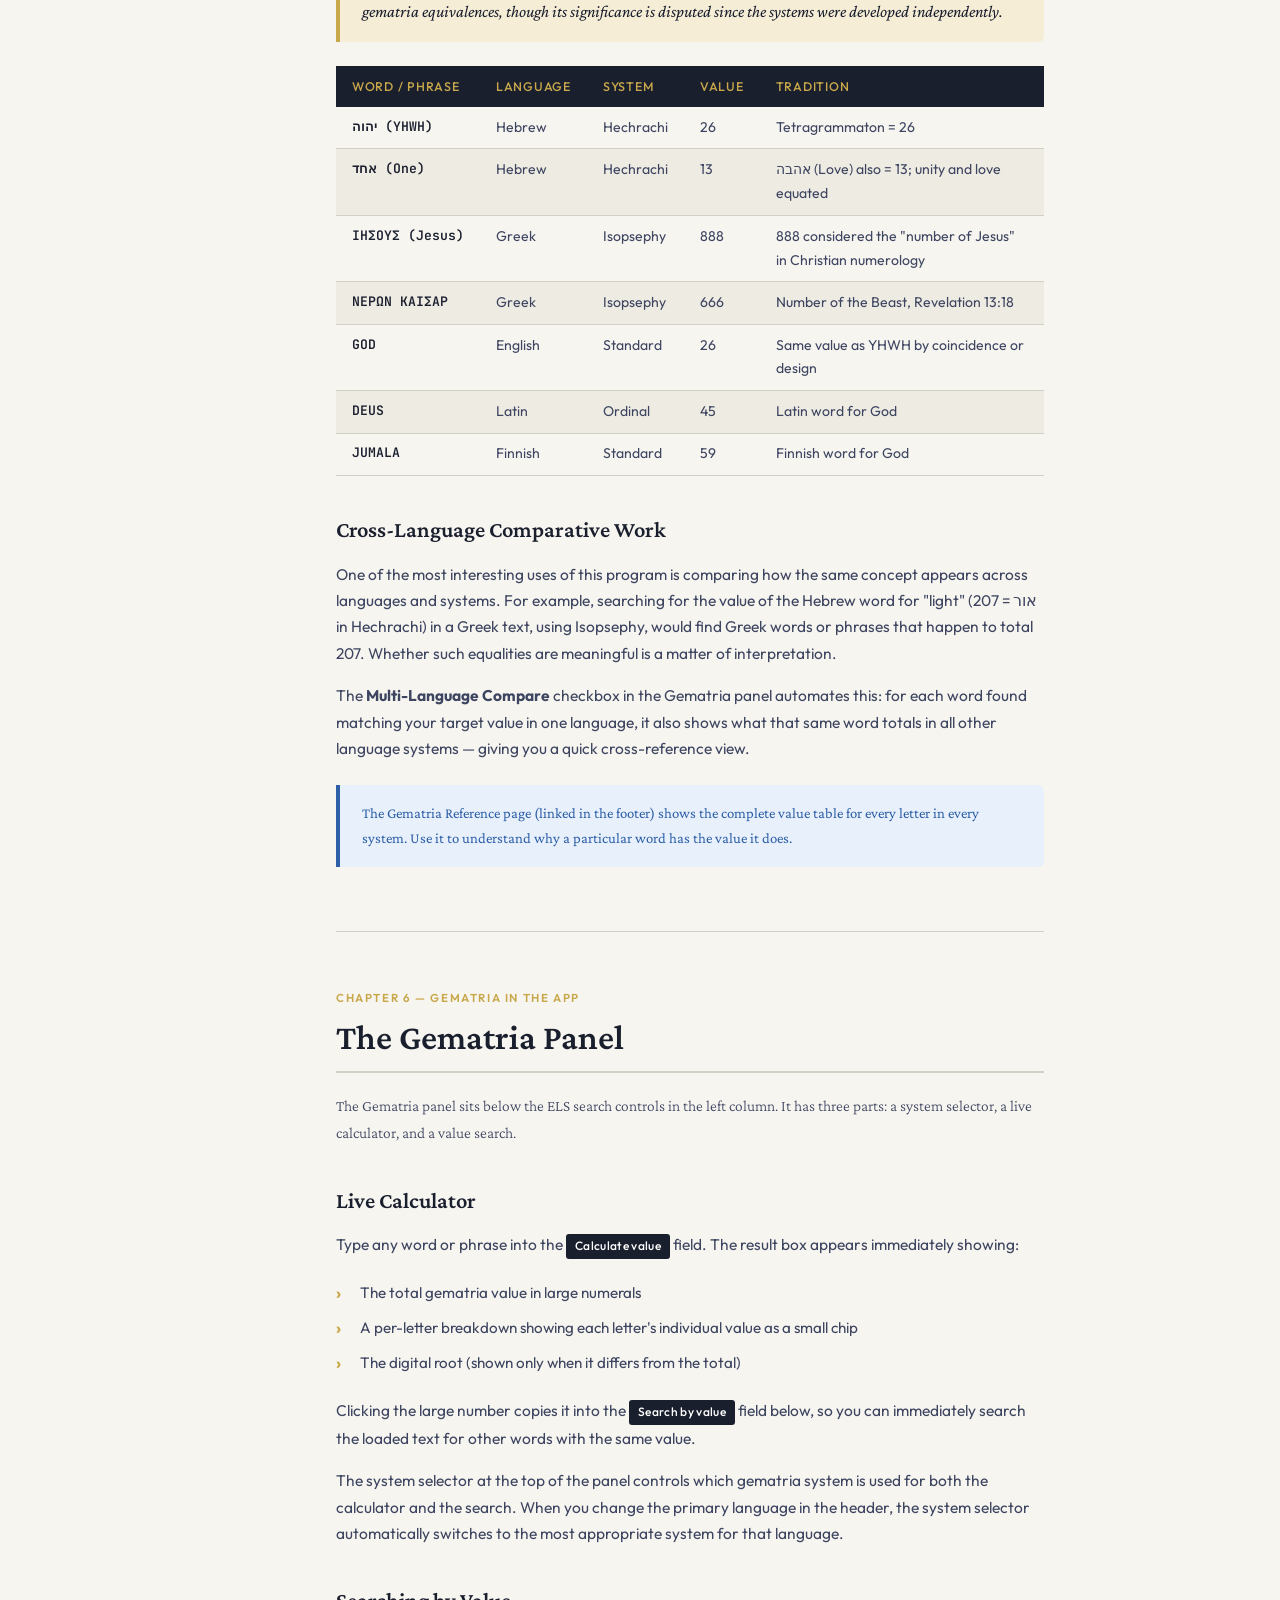
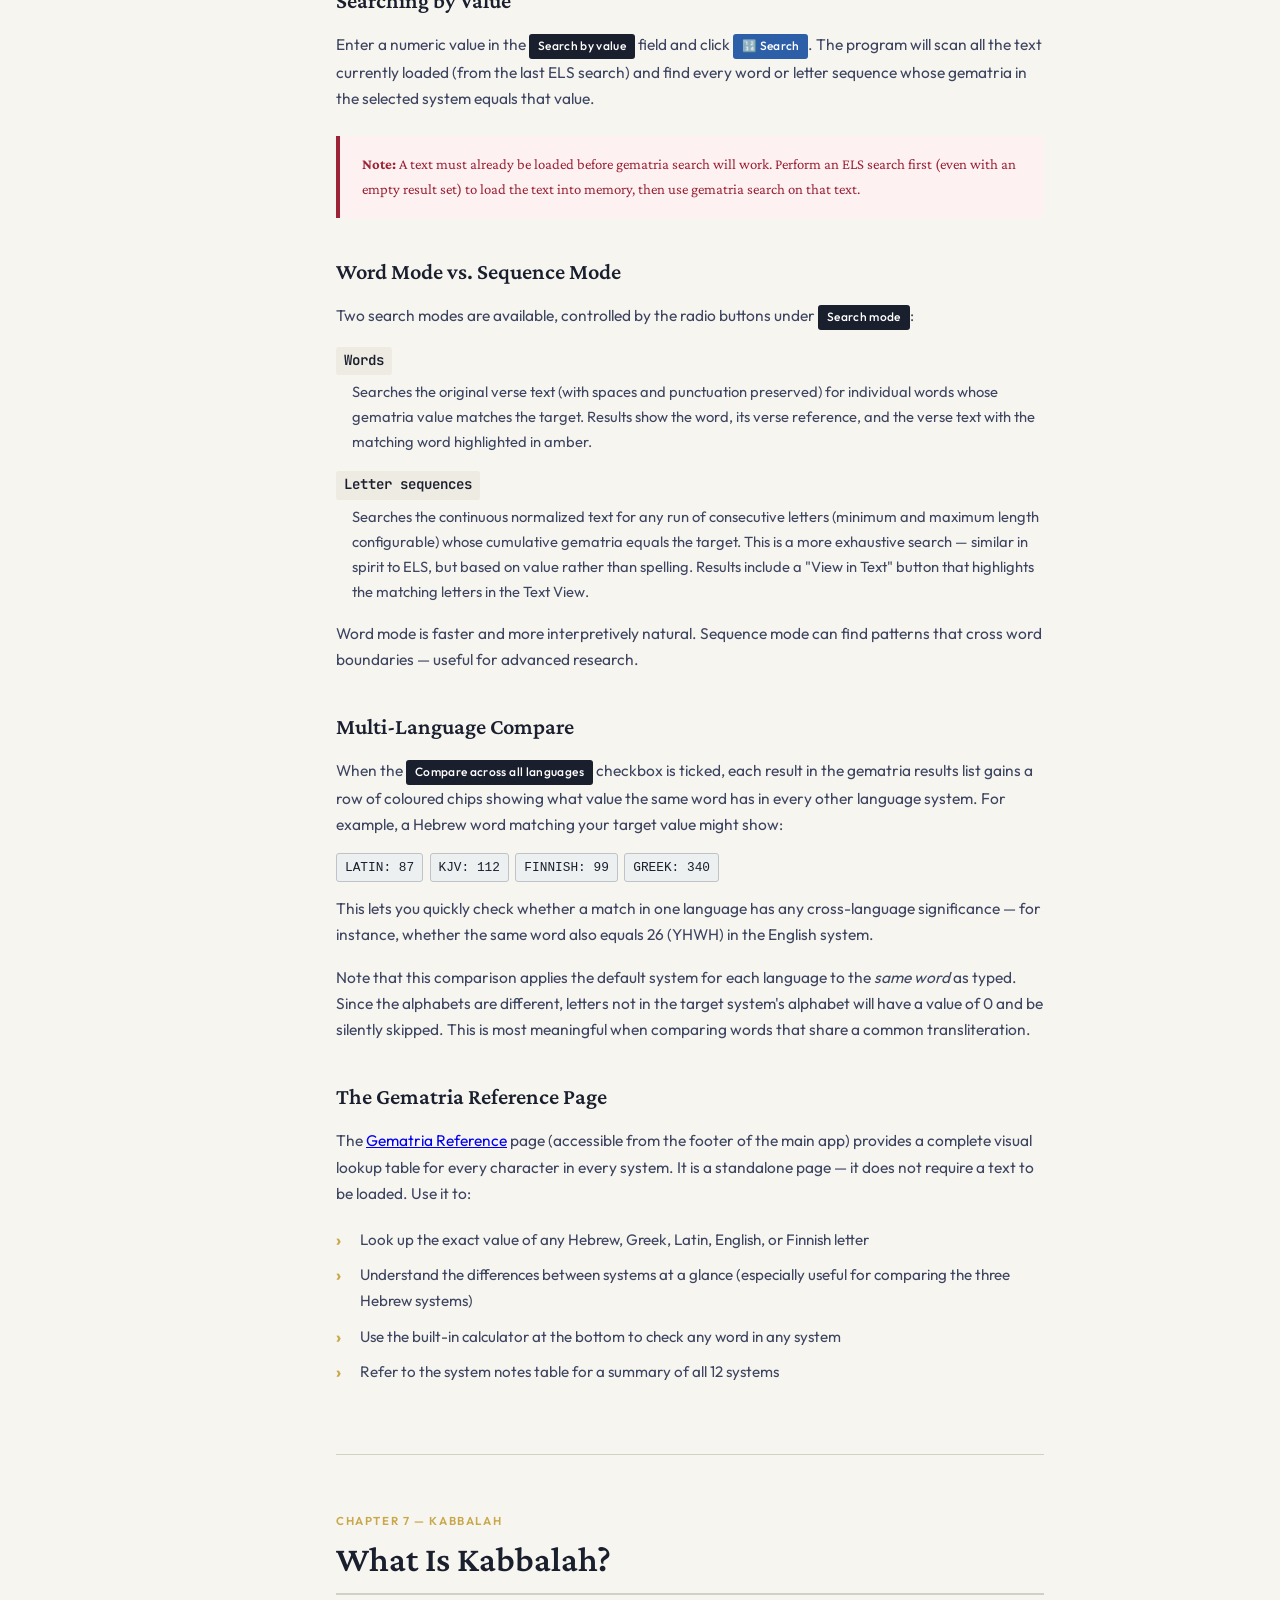
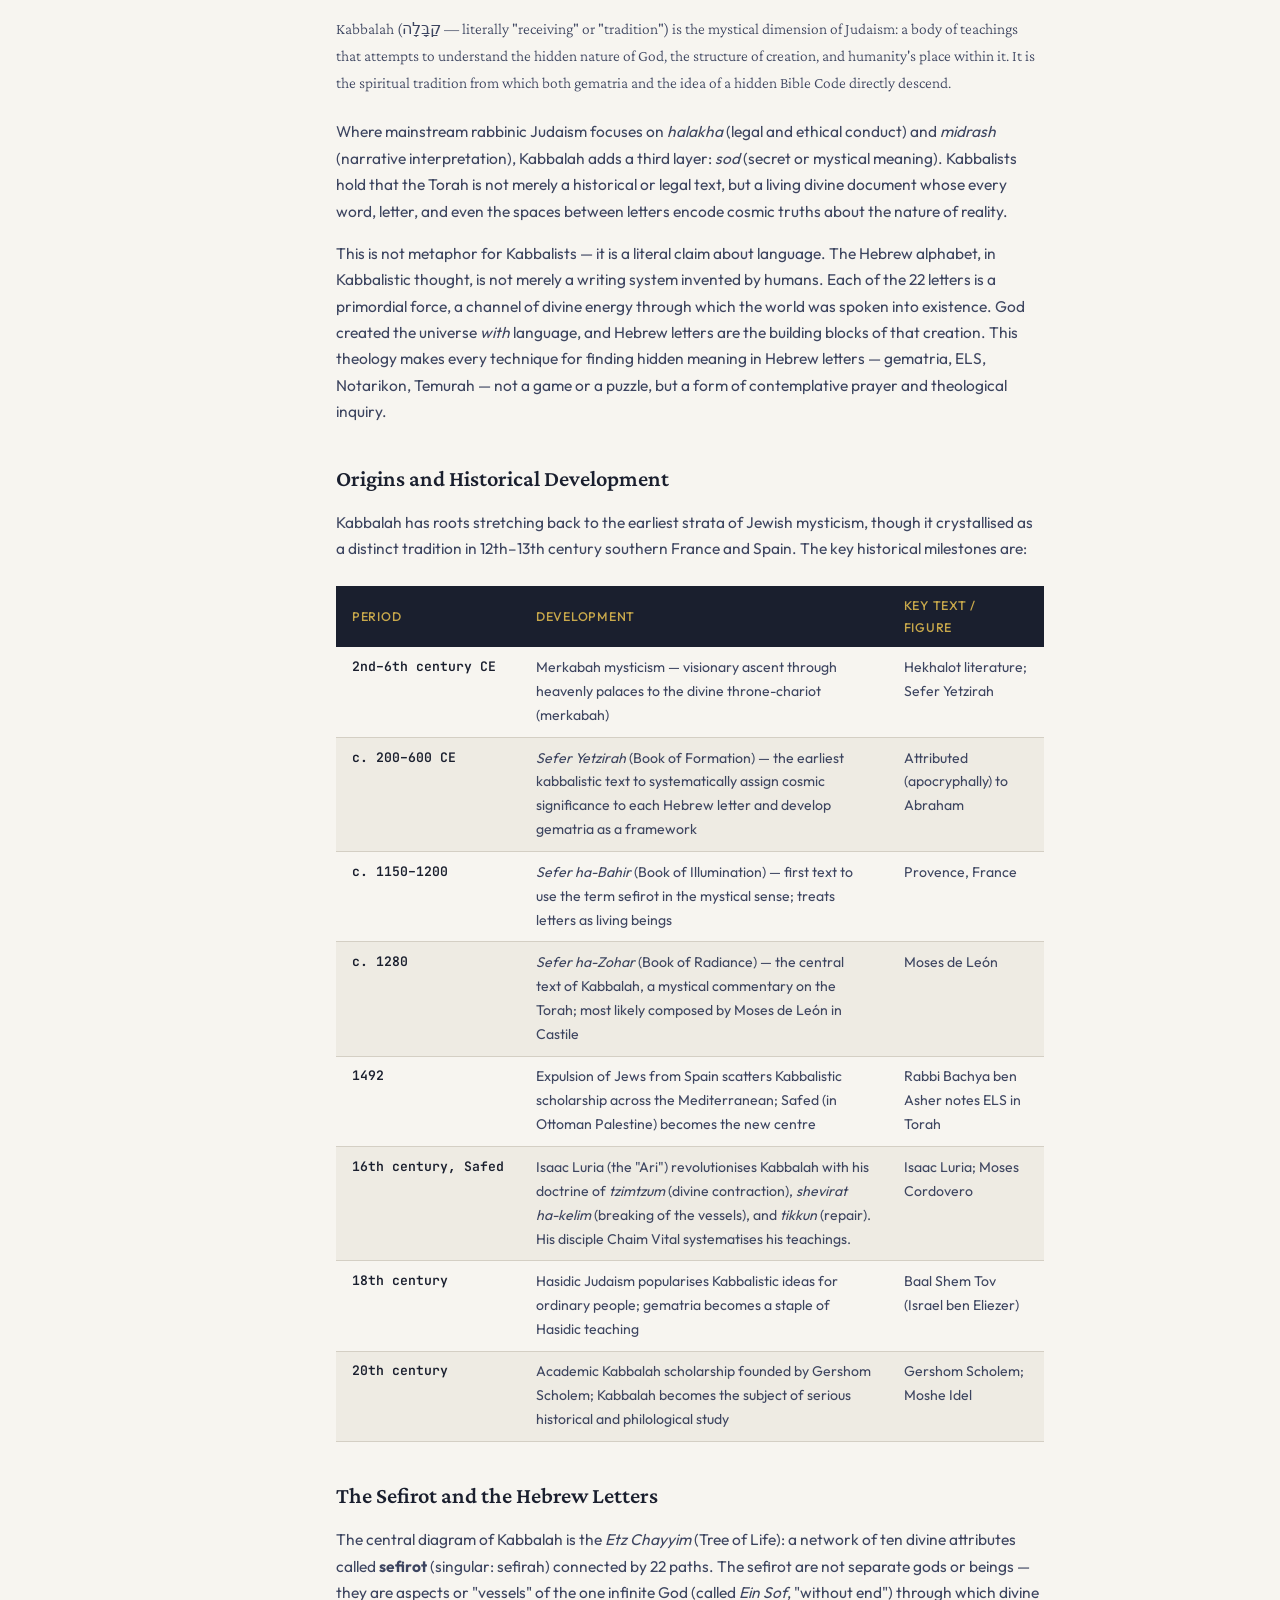
<file: help.html>
<!DOCTYPE html>
<html lang="en">
<head>
  <meta charset="UTF-8">
  <meta name="viewport" content="width=device-width, initial-scale=1.0">
  <title>Help & Documentation — Bible Code Explorer</title>
  <link rel="preconnect" href="https://fonts.googleapis.com">
  <link href="https://fonts.googleapis.com/css2?family=Crimson+Pro:ital,wght@0,300;0,400;0,600;1,300;1,400&family=JetBrains+Mono:wght@400;600&family=Outfit:wght@300;400;500;600&display=swap" rel="stylesheet">
  <style>
    :root {
      --ink:       #1a1f2e;
      --ink-light: #3d4560;
      --gold:      #c8a84b;
      --gold-pale: #f5edd6;
      --blue:      #2d5fa8;
      --blue-light:#e8f0fb;
      --red:       #9b2335;
      --bg:        #f7f5f0;
      --bg-warm:   #eeebe3;
      --white:     #ffffff;
      --border:    #d4cfc4;
      --sidebar-w: 280px;
      --header-h:  64px;
    }

    * { margin: 0; padding: 0; box-sizing: border-box; }

    html { scroll-behavior: smooth; }

    body {
      font-family: 'Outfit', sans-serif;
      background: var(--bg);
      color: var(--ink);
      line-height: 1.7;
    }

    /* =============================================
       HEADER
       ============================================= */
    #doc-header {
      position: fixed;
      top: 0; left: 0; right: 0;
      height: var(--header-h);
      background: var(--ink);
      display: flex;
      align-items: center;
      justify-content: space-between;
      padding: 0 2rem;
      z-index: 100;
      box-shadow: 0 2px 12px rgba(0,0,0,0.3);
    }

    .header-brand {
      display: flex;
      align-items: center;
      gap: 0.8rem;
    }

    .header-brand .logo {
      font-size: 1.4rem;
    }

    .header-brand h1 {
      font-family: 'Crimson Pro', serif;
      font-size: 1.35rem;
      font-weight: 400;
      color: var(--white);
      letter-spacing: 0.02em;
    }

    .header-brand span {
      color: var(--gold);
      font-style: italic;
    }

    .header-nav {
      display: flex;
      gap: 0.5rem;
      align-items: center;
    }

    .header-nav a {
      color: rgba(255,255,255,0.65);
      text-decoration: none;
      font-size: 0.85rem;
      padding: 0.4rem 0.9rem;
      border: 1px solid rgba(255,255,255,0.2);
      border-radius: 4px;
      transition: all 0.2s;
    }

    .header-nav a:hover {
      background: rgba(255,255,255,0.1);
      color: white;
      border-color: rgba(255,255,255,0.4);
    }

    /* =============================================
       LAYOUT
       ============================================= */
    #layout {
      display: grid;
      grid-template-columns: var(--sidebar-w) 1fr;
      margin-top: var(--header-h);
      min-height: calc(100vh - var(--header-h));
    }

    /* =============================================
       SIDEBAR
       ============================================= */
    #sidebar {
      position: sticky;
      top: var(--header-h);
      height: calc(100vh - var(--header-h));
      overflow-y: auto;
      background: var(--ink);
      color: rgba(255,255,255,0.8);
      padding: 1.5rem 0;
      border-right: 1px solid rgba(255,255,255,0.07);
    }

    #sidebar::-webkit-scrollbar { width: 4px; }
    #sidebar::-webkit-scrollbar-thumb { background: rgba(255,255,255,0.15); border-radius: 2px; }

    .sidebar-section-label {
      font-size: 0.68rem;
      font-weight: 600;
      letter-spacing: 0.12em;
      text-transform: uppercase;
      color: var(--gold);
      padding: 1.2rem 1.5rem 0.4rem;
      opacity: 0.9;
    }

    .sidebar-section-label:first-child { padding-top: 0.4rem; }

    #sidebar a {
      display: block;
      padding: 0.38rem 1.5rem 0.38rem 1.8rem;
      color: rgba(255,255,255,0.65);
      text-decoration: none;
      font-size: 0.84rem;
      border-left: 2px solid transparent;
      transition: all 0.15s;
      line-height: 1.4;
    }

    #sidebar a:hover {
      color: white;
      background: rgba(255,255,255,0.06);
      border-left-color: var(--gold);
    }

    #sidebar a.active {
      color: white;
      background: rgba(200, 168, 75, 0.12);
      border-left-color: var(--gold);
    }

    #sidebar a.sub {
      padding-left: 2.5rem;
      font-size: 0.8rem;
      color: rgba(255,255,255,0.45);
    }

    #sidebar a.sub:hover, #sidebar a.sub.active {
      color: rgba(255,255,255,0.85);
    }

    /* =============================================
       MAIN CONTENT
       ============================================= */
    #content {
      max-width: 820px;
      padding: 3rem 3.5rem 6rem;
    }

    /* Section anchors */
    .doc-section {
      margin-bottom: 4rem;
      padding-top: 0.5rem;
    }

    /* ---- Chapter marker ---- */
    .chapter-eyebrow {
      font-size: 0.72rem;
      font-weight: 600;
      letter-spacing: 0.14em;
      text-transform: uppercase;
      color: var(--gold);
      margin-bottom: 0.5rem;
    }

    /* ---- Headings ---- */
    h2.doc-h2 {
      font-family: 'Crimson Pro', serif;
      font-size: 2.2rem;
      font-weight: 600;
      color: var(--ink);
      line-height: 1.2;
      margin-bottom: 1.2rem;
      padding-bottom: 0.8rem;
      border-bottom: 2px solid var(--border);
    }

    h3.doc-h3 {
      font-family: 'Crimson Pro', serif;
      font-size: 1.4rem;
      font-weight: 600;
      color: var(--ink);
      margin-top: 2.2rem;
      margin-bottom: 0.7rem;
    }

    h4.doc-h4 {
      font-size: 0.92rem;
      font-weight: 600;
      text-transform: uppercase;
      letter-spacing: 0.06em;
      color: var(--blue);
      margin-top: 1.5rem;
      margin-bottom: 0.5rem;
    }

    /* ---- Body text ---- */
    .doc-section p {
      font-size: 0.97rem;
      color: var(--ink-light);
      margin-bottom: 1rem;
    }

    .doc-section p:last-child { margin-bottom: 0; }

    /* ---- Lead paragraph ---- */
    .lead {
      font-family: 'Crimson Pro', serif;
      font-size: 1.18rem;
      font-weight: 300;
      color: var(--ink);
      line-height: 1.75;
      margin-bottom: 1.4rem !important;
    }

    /* ---- Pull quote / callout ---- */
    .callout {
      border-left: 4px solid var(--gold);
      background: var(--gold-pale);
      padding: 1rem 1.4rem;
      border-radius: 0 6px 6px 0;
      margin: 1.5rem 0;
    }

    .callout p {
      font-family: 'Crimson Pro', serif;
      font-size: 1.05rem;
      font-style: italic;
      color: var(--ink);
      margin: 0 !important;
    }

    .callout.warning {
      border-left-color: var(--red);
      background: #fdf1f2;
    }

    .callout.warning p { font-style: normal; font-size: 0.92rem; color: var(--red); }
    .callout.warning strong { color: var(--red); }

    .callout.info {
      border-left-color: var(--blue);
      background: var(--blue-light);
    }
    .callout.info p { font-style: normal; font-size: 0.92rem; color: var(--blue); }

    /* ---- Step list ---- */
    ol.steps {
      counter-reset: steps;
      list-style: none;
      margin: 1.2rem 0;
    }

    ol.steps li {
      counter-increment: steps;
      display: flex;
      gap: 1rem;
      margin-bottom: 1rem;
      font-size: 0.95rem;
      color: var(--ink-light);
    }

    ol.steps li::before {
      content: counter(steps);
      flex-shrink: 0;
      width: 28px;
      height: 28px;
      background: var(--ink);
      color: var(--gold);
      border-radius: 50%;
      font-family: 'JetBrains Mono', monospace;
      font-size: 0.78rem;
      font-weight: 600;
      display: flex;
      align-items: center;
      justify-content: center;
      margin-top: 0.1rem;
    }

    /* ---- Bullet list ---- */
    ul.doc-list {
      list-style: none;
      margin: 1rem 0;
    }

    ul.doc-list li {
      padding: 0.3rem 0 0.3rem 1.5rem;
      position: relative;
      font-size: 0.95rem;
      color: var(--ink-light);
    }

    ul.doc-list li::before {
      content: '›';
      position: absolute;
      left: 0;
      color: var(--gold);
      font-size: 1.1rem;
      font-weight: bold;
      line-height: 1.5;
    }

    /* ---- Definition list ---- */
    dl.doc-dl { margin: 1rem 0; }
    dl.doc-dl dt {
      font-family: 'JetBrains Mono', monospace;
      font-size: 0.88rem;
      font-weight: 600;
      color: var(--ink);
      background: var(--bg-warm);
      display: inline-block;
      padding: 0.15rem 0.5rem;
      border-radius: 3px;
      margin-bottom: 0.25rem;
    }
    dl.doc-dl dd {
      margin-left: 1rem;
      margin-bottom: 1rem;
      font-size: 0.92rem;
      color: var(--ink-light);
    }

    /* ---- Inline code ---- */
    code {
      font-family: 'JetBrains Mono', monospace;
      font-size: 0.83em;
      background: var(--bg-warm);
      padding: 0.1em 0.4em;
      border-radius: 3px;
      color: var(--red);
    }

    /* ---- Table ---- */
    .doc-table-wrap { overflow-x: auto; margin: 1.5rem 0; }
    table.doc-table {
      width: 100%;
      border-collapse: collapse;
      font-size: 0.88rem;
    }
    table.doc-table th {
      background: var(--ink);
      color: var(--gold);
      font-family: 'Outfit', sans-serif;
      font-weight: 500;
      font-size: 0.78rem;
      letter-spacing: 0.06em;
      text-transform: uppercase;
      padding: 0.6rem 1rem;
      text-align: left;
    }
    table.doc-table td {
      padding: 0.55rem 1rem;
      border-bottom: 1px solid var(--border);
      color: var(--ink-light);
      vertical-align: top;
    }
    table.doc-table tr:nth-child(even) td { background: var(--bg-warm); }
    table.doc-table td:first-child {
      font-family: 'JetBrains Mono', monospace;
      font-size: 0.82rem;
      color: var(--ink);
      font-weight: 600;
      white-space: nowrap;
    }

    /* ---- UI element label ---- */
    .ui-label {
      display: inline-block;
      background: var(--ink);
      color: white;
      font-size: 0.75rem;
      font-weight: 500;
      padding: 0.15rem 0.55rem;
      border-radius: 3px;
      letter-spacing: 0.03em;
      vertical-align: middle;
    }

    .ui-label.gold { background: var(--gold); color: var(--ink); }
    .ui-label.blue { background: var(--blue); }
    .ui-label.red  { background: var(--red); }

    /* ---- Divider ---- */
    .doc-divider {
      border: none;
      border-top: 1px solid var(--border);
      margin: 3rem 0;
    }

    /* ---- Gematria value example chips ---- */
    .gem-example {
      display: inline-flex;
      align-items: center;
      gap: 0.4rem;
      background: var(--gold-pale);
      border: 1px solid var(--gold);
      border-radius: 6px;
      padding: 0.3rem 0.7rem;
      font-family: 'JetBrains Mono', monospace;
      font-size: 0.85rem;
      color: var(--ink);
      margin: 0.2rem 0;
    }
    .gem-example .val {
      background: var(--gold);
      color: var(--ink);
      font-weight: 700;
      padding: 0.05rem 0.4rem;
      border-radius: 3px;
    }

    /* ---- TOC progress line ---- */
    #reading-progress {
      position: fixed;
      top: var(--header-h);
      left: 0;
      width: 0%;
      height: 3px;
      background: var(--gold);
      z-index: 200;
      transition: width 0.1s;
    }

    /* ---- Back to top ---- */
    #back-to-top {
      position: fixed;
      bottom: 2rem;
      right: 2rem;
      background: var(--ink);
      color: var(--gold);
      border: 1px solid var(--gold);
      width: 42px;
      height: 42px;
      border-radius: 50%;
      cursor: pointer;
      font-size: 1.1rem;
      display: flex;
      align-items: center;
      justify-content: center;
      opacity: 0;
      transition: opacity 0.3s;
      z-index: 50;
      text-decoration: none;
    }
    #back-to-top.visible { opacity: 1; }
    #back-to-top:hover { background: var(--gold); color: var(--ink); }

    /* ---- Responsive ---- */
    @media (max-width: 900px) {
      #layout { grid-template-columns: 1fr; }
      #sidebar { display: none; }
      #content { padding: 2rem 1.5rem 4rem; max-width: 100%; }
    }
  </style>
</head>
<body>

<div id="reading-progress"></div>

<!-- HEADER -->
<header id="doc-header">
  <div class="header-brand">
    <span class="logo">📖</span>
    <h1>Bible Code Explorer &mdash; <span>Help &amp; Documentation</span></h1>
  </div>
  <nav class="header-nav">
    <a href="gematria_reference.html">Gematria Reference</a>
    <a href="index.html">← Back to App</a>
  </nav>
</header>

<!-- LAYOUT -->
<div id="layout">

  <!-- SIDEBAR -->
  <nav id="sidebar">

    <div class="sidebar-section-label">Introduction</div>
    <a href="#what-is-bible-code">What Is the Bible Code?</a>
    <a href="#history" class="sub">Historical Background</a>
    <a href="#how-els-works" class="sub">How ELS Works</a>
    <a href="#scientific-status" class="sub">Scientific Status</a>

    <div class="sidebar-section-label">ELS Research</div>
    <a href="#research-els">Doing ELS Research</a>
    <a href="#choosing-text" class="sub">Choosing Your Text</a>
    <a href="#choosing-terms" class="sub">Choosing Search Terms</a>
    <a href="#interpreting-results" class="sub">Interpreting Results</a>
    <a href="#cluster-analysis" class="sub">Cluster Analysis</a>
    <a href="#statistical-pitfalls" class="sub">Statistical Pitfalls</a>

    <div class="sidebar-section-label">Using the Program</div>
    <a href="#program-overview">Program Overview</a>
    <a href="#language-selection" class="sub">Language Selection</a>
    <a href="#text-range" class="sub">Text Range</a>
    <a href="#search-parameters" class="sub">Search Parameters</a>
    <a href="#text-view" class="sub">Text View</a>
    <a href="#matrix-view" class="sub">Matrix View</a>
    <a href="#sidebyside-view" class="sub">Side-by-Side View</a>
    <a href="#results-panel" class="sub">Results Panel</a>
    <a href="#export" class="sub">Exporting Results</a>
    <a href="#advanced-options" class="sub">Advanced Options</a>

    <div class="sidebar-section-label">Gematria</div>
    <a href="#what-is-gematria">What Is Gematria?</a>
    <a href="#gematria-traditions" class="sub">Traditions &amp; Systems</a>
    <a href="#hebrew-gematria" class="sub">Hebrew Systems</a>
    <a href="#greek-gematria" class="sub">Greek Isopsephy</a>
    <a href="#latin-gematria" class="sub">Latin Systems</a>
    <a href="#english-gematria" class="sub">English Systems</a>
    <a href="#finnish-gematria" class="sub">Finnish System</a>

    <div class="sidebar-section-label">Gematria Research</div>
    <a href="#research-gematria">Doing Gematria Research</a>
    <a href="#gematria-methodology" class="sub">Methodology</a>
    <a href="#famous-examples" class="sub">Famous Examples</a>
    <a href="#cross-language" class="sub">Cross-Language Work</a>

    <div class="sidebar-section-label">Using Gematria in App</div>
    <a href="#gematria-ui">The Gematria Panel</a>
    <a href="#gematria-calculator" class="sub">Live Calculator</a>
    <a href="#gematria-search" class="sub">Searching by Value</a>
    <a href="#gematria-modes" class="sub">Word vs. Sequence Mode</a>
    <a href="#gematria-multilang" class="sub">Multi-Language Compare</a>
    <a href="#gematria-reference-page" class="sub">Reference Page</a>

    <div class="sidebar-section-label">Kabbalah</div>
    <a href="#kabbalah">What Is Kabbalah?</a>
    <a href="#kabbalah-origins" class="sub">Origins &amp; History</a>
    <a href="#kabbalah-sefirot" class="sub">Sefirot &amp; Hebrew Letters</a>
    <a href="#kabbalah-pardes" class="sub">The Four Levels (PaRDeS)</a>
    <a href="#kabbalah-notarikon" class="sub">Notarikon &amp; Temurah</a>
    <a href="#kabbalah-els" class="sub">Kabbalah &amp; Bible Codes</a>
    <a href="#kabbalah-western" class="sub">Western Kabbalah</a>

    <div class="sidebar-section-label">Further Reading</div>
    <a href="#links">Links &amp; Resources</a>
    <a href="#links-academic" class="sub">Academic Papers</a>
    <a href="#links-critical" class="sub">Critical Analysis</a>
    <a href="#links-research" class="sub">Research Communities</a>
    <a href="#links-gematria" class="sub">Gematria Resources</a>
    <a href="#links-kabbalah" class="sub">Kabbalah Study</a>

  </nav>

  <!-- CONTENT -->
  <main id="content">

    <!-- ====================================================
         SECTION 1 — WHAT IS THE BIBLE CODE
         ==================================================== -->
    <div class="doc-section" id="what-is-bible-code">
      <div class="chapter-eyebrow">Chapter 1 — Introduction</div>
      <h2 class="doc-h2">What Is the Bible Code?</h2>

      <p class="lead">
        The "Bible Code" refers to a family of methods for finding hidden words, names, or messages
        within the text of scripture by reading letters at regular intervals — skipping every
        <em>n</em>th character through a long stretch of text.
      </p>

      <p>
        The most studied form is called <strong>Equidistant Letter Sequences</strong> (ELS).
        A researcher picks a skip value — say, every 7th letter — and reads the resulting sequence
        to see whether it spells a meaningful word. Because biblical texts are very long, a
        surprising number of such words do appear, which some interpreters regard as intentional
        encoding by a divine author.
      </p>

      <div class="callout warning">
        <p><strong>Important disclaimer:</strong> Bible Code research is not scientifically validated.
        The scientific consensus, established by rigorous statistical work from researchers including
        Brendan McKay, Dror Bar-Natan, and Gil Kalai, is that ELS patterns in the Bible are no more
        frequent than in any other text of similar length. This program exists for educational
        exploration, not to endorse Bible Code claims.</p>
      </div>

      <div class="video-embed-wrapper">
        <div class="video-embed-label">📺 Recommended viewing — Bible Code methodology explained</div>
        <div class="video-embed-container">
          <iframe
            src="https://www.youtube.com/embed/ji4qvi-4MZo"
            title="Bible Code Methodology"
            frameborder="0"
            allow="accelerometer; autoplay; clipboard-write; encrypted-media; gyroscope; picture-in-picture"
            allowfullscreen>
          </iframe>
        </div>
      </div>

      <h3 class="doc-h3" id="history">Historical Background</h3>
      <p>
        The roots of letter-skipping in Hebrew scripture reach back to the Kabbalah and medieval
        rabbinical scholarship. Rabbi Bachya ben Asher (13th century) noted that every 42nd letter
        in the Torah spells the divine name. The modern wave of interest was sparked by the
        mathematician Eliyahu Rips and his colleagues, who in 1994 published a paper in the
        journal <em>Statistical Science</em> claiming to find meaningful ELS patterns linking
        the names of famous rabbis to their birth and death dates. This paper, and Michael Drosnin's
        popular book <em>The Bible Code</em> (1997), brought the phenomenon to worldwide attention.
      </p>
      <p>
        The Rips et al. paper triggered an intense scientific debate. Replication attempts by
        independent teams consistently failed to reproduce the results under stricter controls,
        and the original findings were attributed to flexibility in how the researchers defined
        their search terms — a form of selection bias.
      </p>

      <h3 class="doc-h3" id="how-els-works">How ELS Works</h3>
      <p>
        The mechanics are straightforward. Given a continuous string of letters (all spaces and
        punctuation removed), an ELS search picks a starting position <em>p</em> and a skip
        value <em>k</em>, then reads the characters at positions
        <em>p</em>, <em>p+k</em>, <em>p+2k</em>, … and so on until a word of the desired
        length is formed. For a word of length <em>L</em>, there are roughly
        <em>N × (2 × maxSkip)</em> possible starting position / skip combinations to check,
        where <em>N</em> is the length of the text.
      </p>
      <p>
        A negative skip value reads the sequence backwards — finding words spelled in reverse.
        This is sometimes called a "reverse ELS."
      </p>

      <div class="callout">
        <p>
          Example: In a text …ABCDEFGHIJ…, skip=3 starting at position 0 gives A, D, G, J —
          spelling ADGJ. Starting at position 1 gives B, E, H — spelling BEH, and so forth.
          Every combination of starting position and skip value is checked.
        </p>
      </div>

      <h3 class="doc-h3" id="scientific-status">Scientific Status</h3>
      <p>
        The scientific community has reached a clear consensus: ELS patterns in the Bible are
        statistically inevitable in any long text and carry no evidential weight for hidden
        authorship or prophetic encoding. Three key arguments explain why:
      </p>
      <ul class="doc-list">
        <li><strong>Multiple testing:</strong> When you check millions of combinations of starting
        positions, skip values, and search terms, you are virtually guaranteed to find some
        matches simply by chance.</li>
        <li><strong>Selection bias:</strong> Researchers tend to report hits and ignore the far
        more numerous misses, giving a misleading impression of frequency.</li>
        <li><strong>Control texts:</strong> When the same ELS methods are applied to
        <em>Moby Dick</em>, <em>War and Peace</em>, or even random letter strings, equally
        striking patterns emerge. This was demonstrated conclusively by McKay et al. (1999)
        in <em>Statistical Science</em>.</li>
      </ul>
      <p>
        None of this makes ELS exploration uninteresting — it is a fascinating window into
        combinatorics, linguistics, and the history of scriptural interpretation. It should
        simply be approached as a tool for discovery and reflection, not proof of anything.
      </p>
    </div>

    <hr class="doc-divider">

    <!-- ====================================================
         SECTION 2 — ELS RESEARCH
         ==================================================== -->
    <div class="doc-section" id="research-els">
      <div class="chapter-eyebrow">Chapter 2 — ELS Research</div>
      <h2 class="doc-h2">Doing ELS Research</h2>

      <p class="lead">
        Even setting aside questions of statistical significance, working through ELS searches
        systematically can be a rewarding way to engage deeply with scriptural texts.
        Here is a methodology that helps you get meaningful results and avoid common traps.
      </p>

      <h3 class="doc-h3" id="choosing-text">Choosing Your Text</h3>
      <p>
        The language and source text you choose significantly affects your results. Consider:
      </p>
      <ul class="doc-list">
        <li><strong>Hebrew for the Old Testament</strong> is the traditional choice for Bible Code
        research. The 22-letter Hebrew alphabet (no vowels in the normalized text) makes the
        combinatorics different from alphabets with vowels.</li>
        <li><strong>Greek for the New Testament</strong> — Koine Greek, as used in the Septuagint
        and New Testament, is the appropriate source for Christian-oriented searches.</li>
        <li><strong>Latin (Vulgate)</strong> is useful for studying how the Bible was interpreted
        in Western Christianity for over a millennium.</li>
        <li><strong>Finnish and English</strong> are included for comparative study and to
        demonstrate that ELS patterns are not unique to Hebrew.</li>
      </ul>
      <p>
        Limit your initial searches to a defined book and chapter range. Searching the entire
        Bible at once with a broad skip range produces enormous numbers of results that are
        difficult to evaluate.
      </p>

      <h3 class="doc-h3" id="choosing-terms">Choosing Search Terms</h3>
      <p>
        The choice of what to search for is the most important — and most subjective — decision
        in ELS research. Best practices:
      </p>
      <ol class="steps">
        <li>
          <div><strong>Define your terms before searching.</strong> Write down the exact words
          you intend to search for before you open the program. Changing your search term
          after seeing results invalidates any conclusions you might draw.</div>
        </li>
        <li>
          <div><strong>Use the normalized form.</strong> The program shows you the normalized
          version of your search term (e.g. JUMALA for Finnish "jumala"). Make sure this
          is what you intend to search.</div>
        </li>
        <li>
          <div><strong>Keep terms short enough to be plausible but long enough to be meaningful.</strong>
          A 2-letter term will appear thousands of times. A 10-letter term may appear zero times.
          3–6 letters is usually the most productive range.</div>
        </li>
        <li>
          <div><strong>Consider semantic context.</strong> The most compelling ELS finds are
          those where a word appears in close proximity to the text that discusses that concept
          — even though ELS skips ignore verse boundaries.</div>
        </li>
      </ol>

      <h3 class="doc-h3" id="interpreting-results">Interpreting Results</h3>
      <p>
        When the search completes, you will see a list of results on the right panel. Each result
        tells you the skip value, the starting position, and the exact letter sequence found.
        Things to consider when evaluating results:
      </p>

      <div class="doc-table-wrap">
        <table class="doc-table">
          <thead>
            <tr><th>What you see</th><th>What it means</th><th>Significance?</th></tr>
          </thead>
          <tbody>
            <tr>
              <td>Skip = 1</td>
              <td>The word appears as a consecutive sequence in the plain text</td>
              <td>Expected — not an ELS find</td>
            </tr>
            <tr>
              <td>Skip = 2–10, many results</td>
              <td>Short skip range, common word — statistically expected</td>
              <td>Low</td>
            </tr>
            <tr>
              <td>Skip = 20–50, rare word</td>
              <td>Less common combination</td>
              <td>Moderate interest only</td>
            </tr>
            <tr>
              <td>Term appears near thematically related plain text</td>
              <td>Proximity of ELS to surface meaning</td>
              <td>Most interesting case for reflection</td>
            </tr>
          </tbody>
        </table>
      </div>

      <h3 class="doc-h3" id="cluster-analysis">Cluster Analysis</h3>
      <p>
        The most famous Bible Code claims involve not just one word appearing at an ELS, but
        several <em>related</em> words appearing in close proximity to each other in the
        matrix view. This is called a cluster. The program's cluster search mode lets you
        specify a primary search term plus a list of related terms, and it will find cases
        where the primary term's ELS occurs within a set distance of the related terms' ELS.
      </p>
      <p>
        The <strong>proximity threshold</strong> controls how far apart (in characters of
        the continuous normalized text) the primary and related terms are allowed to be.
        A lower threshold finds tighter clusters; a higher threshold finds looser ones.
        Start with 500–1000 characters and adjust from there.
      </p>

      <h3 class="doc-h3" id="statistical-pitfalls">Statistical Pitfalls to Avoid</h3>
      <ul class="doc-list">
        <li><strong>Don't fish for results.</strong> Running 50 different searches and reporting the
        3 that look interesting is the Texas Sharpshooter Fallacy.</li>
        <li><strong>Compare against a control.</strong> Run the exact same search on a different
        text of similar length (e.g. a Finnish novel). If you find equally striking results,
        this suggests the pattern is due to chance.</li>
        <li><strong>Note the total number of possible combinations.</strong> The larger your
        skip range and the longer your text, the more combinations are being checked, and
        the more matches you expect by pure chance.</li>
        <li><strong>Be suspicious of post-hoc narrative.</strong> It is very easy to construct
        a meaningful-sounding story around any set of words found in proximity.</li>
      </ul>
    </div>

    <hr class="doc-divider">

    <!-- ====================================================
         SECTION 3 — USING THE PROGRAM
         ==================================================== -->
    <div class="doc-section" id="program-overview">
      <div class="chapter-eyebrow">Chapter 3 — Using the Program</div>
      <h2 class="doc-h2">Program Overview</h2>

      <p class="lead">
        The Bible Code Explorer is divided into three vertical columns: the
        <strong>Control Panel</strong> on the left, the <strong>Display Area</strong>
        in the centre, and the <strong>Results Panel</strong> on the right.
      </p>
      <p>
        The general workflow is: select a language and text range → enter a search term →
        run the search → browse results in the right panel → click any result to highlight
        it in the centre display.
      </p>

      <h3 class="doc-h3" id="language-selection">Language Selection</h3>
      <p>
        The language dropdown in the top-right header controls which Bible translation is
        searched. The available options are:
      </p>
      <ul class="doc-list">
        <li><strong>Latin (Vulgate)</strong> — the 4th-century Latin translation by Jerome, the
        standard Bible of Western Christianity for over 1,000 years.</li>
        <li><strong>King James English</strong> — the 1611 English translation, one of the most
        influential texts in the English language.</li>
        <li><strong>Finnish</strong> — the Finnish Bible, using the 29-letter Finnish alphabet
        including Å, Ä, and Ö as distinct letters.</li>
      </ul>
      <p>
        When the Side-by-Side view is active, a second language panel appears automatically:
        Hebrew for Old Testament books, Greek for New Testament books.
      </p>

      <h3 class="doc-h3" id="text-range">Text Range</h3>
      <p>
        The <span class="ui-label">Text Range</span> section in the control panel lets you
        choose which book and chapter range to search. The book selector is populated
        dynamically from the loaded Bible data, grouped into Old and New Testament sections.
        The chapter fields update automatically when you change the book.
      </p>
      <p>
        Searching a larger chapter range takes longer and produces more results.
        For exploratory work, start with a single chapter; for comprehensive study,
        expand to a full book.
      </p>

      <h3 class="doc-h3" id="search-parameters">Search Parameters</h3>

      <h4 class="doc-h4">Search Term</h4>
      <p>
        Type the word you want to find. As you type, the <em>Normalized</em> preview shows
        exactly what will be searched — spaces and punctuation are removed, the text is
        uppercased, and language-specific rules are applied (e.g. Finnish Ä and Ö are
        preserved; Latin diacritics are stripped).
      </p>

      <h4 class="doc-h4">Skip Interval Range</h4>
      <p>
        Sets the minimum and maximum skip values. Skip 1 finds the word in plain text
        (not really ELS). Larger values find sparser patterns. The default range of
        <code>1 to 50</code> is a good starting point. For longer texts, consider
        extending to 100 or 200. Including backward searches doubles the search space
        by also checking negative skip values.
      </p>

      <h4 class="doc-h4">Max Results</h4>
      <p>
        Limits how many results are returned to prevent the browser from becoming slow.
        The default of 500 is usually sufficient. If you are searching a very common word
        at a wide skip range, you may hit this limit — in that case, narrow your skip
        range or increase the limit cautiously.
      </p>

      <h3 class="doc-h3" id="text-view">Text View</h3>
      <p>
        The Text View tab shows the continuous normalized text with verse numbers
        preserved as superscripts. After clicking <span class="ui-label gold">View in Text</span>
        on any result, the matching letters are highlighted in amber and the view
        scrolls to bring the first letter into focus.
      </p>
      <p>
        Individual letters are clickable — hovering over a letter shows its position
        in the continuous text, which is useful for understanding the skip arithmetic.
      </p>

      <h3 class="doc-h3" id="matrix-view">Matrix View</h3>
      <p>
        The Matrix View wraps the continuous text into a 2D grid of a chosen width.
        When an ELS result has a skip value of exactly <em>k</em>, and the matrix width
        is also <em>k</em>, the matching letters fall in a perfect vertical column —
        the classic "Bible Code" presentation.
      </p>
      <p>
        Use <span class="ui-label blue">Auto-optimize</span> to let the program
        calculate the matrix width that makes the current result set appear most compact
        (letters closest together in the grid). You can also type a width manually.
      </p>

      <h3 class="doc-h3" id="sidebyside-view">Side-by-Side View</h3>
      <p>
        When <span class="ui-label">Show reference language</span> is ticked in the
        control panel, the Side-by-Side tab shows the primary language alongside Hebrew
        (for Old Testament) or Greek (for New Testament), aligned verse by verse.
        Hovering over a word in one pane highlights the corresponding word(s) in the
        other pane.
      </p>
      <p>
        This view is particularly useful for comparing how a search term relates to
        the underlying source language — for instance, seeing how a Finnish word
        you searched aligns with the original Hebrew text of Genesis.
      </p>

      <h3 class="doc-h3" id="results-panel">Results Panel</h3>
      <p>
        Every search result is listed on the right with its term, skip value, starting
        position in the continuous text, the exact letter sequence found, and a
        <span class="ui-label gold">View in Text</span> button. Results can be sorted
        by position or by skip value using the dropdown at the top of the panel.
      </p>
      <p>
        The status bar at the bottom of the page always shows how many results were found.
      </p>

      <h3 class="doc-h3" id="export">Exporting Results</h3>
      <p>
        After a successful search, three export options are available:
      </p>
      <dl class="doc-dl">
        <dt>CSV</dt>
        <dd>A spreadsheet-compatible file with columns for term, skip, start position, end position, sequence, and letter positions. Open in Excel, LibreOffice, or any CSV viewer.</dd>
        <dt>JSON</dt>
        <dd>A complete structured data file including metadata, all search parameters, and all results. Useful for programmatic analysis or archiving.</dd>
        <dt>HTML Matrix</dt>
        <dd>A standalone HTML file showing the matrix view with highlighted cells. Can be shared or printed without needing the application.</dd>
      </dl>

      <h3 class="doc-h3" id="advanced-options">Advanced Options</h3>
      <p>
        Clicking <span class="ui-label">⚙️ Advanced Options</span> reveals:
      </p>
      <ul class="doc-list">
        <li><strong>Max Results</strong> — cap on how many matches are returned.</li>
        <li><strong>Cluster search mode</strong> — enables multi-term proximity searching.
        Enter related terms separated by commas in the box that appears, and set a
        proximity threshold in characters.</li>
      </ul>
    </div>

    <hr class="doc-divider">

    <!-- ====================================================
         SECTION 4 — WHAT IS GEMATRIA
         ==================================================== -->
    <div class="doc-section" id="what-is-gematria">
      <div class="chapter-eyebrow">Chapter 4 — Gematria</div>
      <h2 class="doc-h2">What Is Gematria?</h2>

      <p class="lead">
        Gematria is the practice of assigning numeric values to letters, then using those values
        to find hidden connections between words, phrases, or concepts that share the same total.
        It is one of the oldest forms of numerological interpretation in religious and
        philosophical traditions.
      </p>

      <p>
        The core idea is simple: if two words calculate to the same number, they are considered
        to share a deeper equivalence or connection. A scholar might note that the Hebrew word
        for "peace" (שלום, <em>shalom</em>) has the same gematria value as a particular
        divine name, and interpret this as a meaningful relationship encoded in the language itself.
      </p>

      <h3 class="doc-h3" id="gematria-traditions">Traditions and Systems</h3>
      <p>
        Virtually every ancient language tradition with an alphabetic script developed some
        form of gematria. The practice appears in Hebrew Kabbalistic texts, Greek mystery
        traditions, Latin medieval scholarship, and has found modern expressions in English
        and other European languages. The systems differ significantly in their letter values,
        but the interpretive method is consistent.
      </p>

      <h3 class="doc-h3" id="hebrew-gematria">Hebrew Systems</h3>
      <p>
        Hebrew gematria has the richest tradition and the most developed taxonomy of systems.
        The program implements three:
      </p>

      <div class="doc-table-wrap">
        <table class="doc-table">
          <thead>
            <tr><th>System</th><th>Hebrew name</th><th>How it works</th><th>Example: אמת (Truth)</th></tr>
          </thead>
          <tbody>
            <tr>
              <td>Mispar Hechrachi</td>
              <td>מספר הכרחי</td>
              <td>Absolute values: א=1…י=10, כ=20…ק=100, ר=200, ש=300, ת=400. Final forms equal base form.</td>
              <td>א(1) + מ(40) + ת(400) = <strong>441</strong></td>
            </tr>
            <tr>
              <td>Mispar Gadol</td>
              <td>מספר גדול</td>
              <td>Like Hechrachi but final letter forms continue the sequence: ך=500, ם=600, ן=700, ף=800, ץ=900.</td>
              <td>Same as above unless final forms appear</td>
            </tr>
            <tr>
              <td>Mispar Katan</td>
              <td>מספר קטן</td>
              <td>Reduced: each letter's place value is collapsed to a single digit. Yod(10)→1, Kaf(20)→2, etc.</td>
              <td>א(1) + מ(4) + ת(4) = <strong>9</strong></td>
            </tr>
          </tbody>
        </table>
      </div>

      <p>
        In Mispar Hechrachi, the Hebrew alphabet is divided into three groups of nine:
        units (א–ט = 1–9), tens (י–צ = 10–90), and hundreds (ק–ת = 100–400).
        This structure reflects the classical understanding of numbers in ancient Hebrew culture.
      </p>

      <h3 class="doc-h3" id="greek-gematria">Greek Isopsephy</h3>
      <p>
        The Greek equivalent of gematria is called <em>isopsephy</em> (ἰσόψηφος — equal pebbles,
        a reference to counting with stones). The Greek alphabet originally had 27 letters,
        including three archaic letters (digamma=6, koppa=90, sampi=900) that dropped from
        everyday use but were retained for numeric purposes. This is why the Greek numeric
        alphabet has gaps: there is no letter with value 6, 90, or 900 in modern usage.
      </p>
      <p>
        The most famous example of Greek isopsephy in scripture is the Number of the Beast
        in Revelation 13:18. The number 666 encodes a name; most modern scholars believe
        this is Nero Caesar transliterated into Greek.
      </p>

      <div class="gem-example">ΝΕΡΩΝ ΚΑΙΣΑΡ <span class="val">= 666</span></div>

      <h3 class="doc-h3" id="latin-gematria">Latin Systems</h3>
      <p>
        Latin gematria exists in two forms in this program:
      </p>
      <ul class="doc-list">
        <li><strong>Literae Notae</strong> (Roman numeral letters): Only the letters I/J (=1),
        V/U (=5), X (=10), L (=50), C (=100), D (=500), and M (=1000) have values. All
        other letters are 0. This is the historically attested system used in medieval
        Latin textual interpretation.</li>
        <li><strong>Ordinal (A=1)</strong>: A simple sequential assignment A=1 through Z=26,
        identical to the English standard system. This is more practical for computational
        work and is the default for Latin in this program.</li>
      </ul>

      <h3 class="doc-h3" id="english-gematria">English Systems</h3>
      <p>
        English gematria is a modern development, primarily from the 19th and 20th centuries.
        Three variants are provided:
      </p>
      <ul class="doc-list">
        <li><strong>Standard (A=1…Z=26)</strong>: The most widely used. The word GOD = 7+15+4 = <strong>26</strong>.</li>
        <li><strong>Reduction</strong>: Each letter maps to 1–9 by wrapping: A–I = 1–9, J–R = 1–9, S–Z = 1–8. Equivalent to summing the digits of the standard value.</li>
        <li><strong>Reverse</strong>: Z=1, Y=2 … A=26. Used in some modern occult traditions as a "mirror" system.</li>
      </ul>

      <h3 class="doc-h3" id="finnish-gematria">Finnish System</h3>
      <p>
        Finnish gematria follows the same ordinal logic as English but accounts for the
        three extra letters in the Finnish alphabet. The full order is A through Z (1–26),
        then Å=27, Ä=28, Ö=29. This means a Finnish word containing Ä or Ö will naturally
        have a higher gematria value than an equivalent English word of the same apparent structure.
      </p>
      <p>
        A reduction variant is also provided, applying the same modulo-9 logic to all 29
        letters of the Finnish alphabet.
      </p>
    </div>

    <hr class="doc-divider">

    <!-- ====================================================
         SECTION 5 — GEMATRIA RESEARCH
         ==================================================== -->
    <div class="doc-section" id="research-gematria">
      <div class="chapter-eyebrow">Chapter 5 — Gematria Research</div>
      <h2 class="doc-h2">Doing Gematria Research</h2>

      <p class="lead">
        Gematria research involves calculating values, identifying equalities, and constructing
        interpretive frameworks around them. Like ELS, it is more art than science —
        but a disciplined methodology makes the results more interesting and defensible.
      </p>

      <h3 class="doc-h3" id="gematria-methodology">Methodology</h3>
      <ol class="steps">
        <li>
          <div><strong>Choose a system appropriate to your text.</strong> Use Mispar Hechrachi
          for Hebrew scripture, Isopsephy for Greek New Testament, Latin Ordinal for the Vulgate.
          Mixing systems across languages is valid as a comparative exercise, but note clearly
          which system you used.</div>
        </li>
        <li>
          <div><strong>Establish your target value first.</strong> Decide what value you are
          interested in before searching for matches. Starting from a word and looking for
          other words that match it is more rigorous than starting from a match and working
          backwards.</div>
        </li>
        <li>
          <div><strong>Check the digital root.</strong> The digital root (repeatedly summing
          digits until you reach a single digit) can reveal structural similarities between
          numbers that look different at first. The program shows digital roots automatically.</div>
        </li>
        <li>
          <div><strong>Document your calculations transparently.</strong> Always show the
          per-letter breakdown so others can verify your arithmetic.</div>
        </li>
        <li>
          <div><strong>Compare across systems.</strong> A particularly meaningful equivalence
          might hold in one system but not another. Noting this strengthens or weakens the
          interpretive claim.</div>
        </li>
      </ol>

      <h3 class="doc-h3" id="famous-examples">Famous Historical Examples</h3>

      <div class="callout">
        <p>
          The name of God in the Tetragrammaton יהוה (YHWH) = 10+5+6+5 = <strong>26</strong>
          in Mispar Hechrachi. The English word GOD also equals 26 in Standard English gematria.
          This is one of the most cited cross-language gematria equivalences, though its
          significance is disputed since the systems were developed independently.
        </p>
      </div>

      <div class="doc-table-wrap">
        <table class="doc-table">
          <thead>
            <tr><th>Word / Phrase</th><th>Language</th><th>System</th><th>Value</th><th>Tradition</th></tr>
          </thead>
          <tbody>
            <tr><td>יהוה (YHWH)</td><td>Hebrew</td><td>Hechrachi</td><td>26</td><td>Tetragrammaton = 26</td></tr>
            <tr><td>אחד (One)</td><td>Hebrew</td><td>Hechrachi</td><td>13</td><td>אהבה (Love) also = 13; unity and love equated</td></tr>
            <tr><td>ΙΗΣΟΥΣ (Jesus)</td><td>Greek</td><td>Isopsephy</td><td>888</td><td>888 considered the "number of Jesus" in Christian numerology</td></tr>
            <tr><td>ΝΕΡΩΝ ΚΑΙΣΑΡ</td><td>Greek</td><td>Isopsephy</td><td>666</td><td>Number of the Beast, Revelation 13:18</td></tr>
            <tr><td>GOD</td><td>English</td><td>Standard</td><td>26</td><td>Same value as YHWH by coincidence or design</td></tr>
            <tr><td>DEUS</td><td>Latin</td><td>Ordinal</td><td>45</td><td>Latin word for God</td></tr>
            <tr><td>JUMALA</td><td>Finnish</td><td>Standard</td><td>59</td><td>Finnish word for God</td></tr>
          </tbody>
        </table>
      </div>

      <h3 class="doc-h3" id="cross-language">Cross-Language Comparative Work</h3>
      <p>
        One of the most interesting uses of this program is comparing how the same concept
        appears across languages and systems. For example, searching for the value of
        the Hebrew word for "light" (אור = 207 in Hechrachi) in a Greek text, using
        Isopsephy, would find Greek words or phrases that happen to total 207. Whether
        such equalities are meaningful is a matter of interpretation.
      </p>
      <p>
        The <strong>Multi-Language Compare</strong> checkbox in the Gematria panel
        automates this: for each word found matching your target value in one language,
        it also shows what that same word totals in all other language systems — giving
        you a quick cross-reference view.
      </p>

      <div class="callout info">
        <p>The Gematria Reference page (linked in the footer) shows the complete value table
        for every letter in every system. Use it to understand why a particular word has the
        value it does.</p>
      </div>
    </div>

    <hr class="doc-divider">

    <!-- ====================================================
         SECTION 6 — USING GEMATRIA IN THE APP
         ==================================================== -->
    <div class="doc-section" id="gematria-ui">
      <div class="chapter-eyebrow">Chapter 6 — Gematria in the App</div>
      <h2 class="doc-h2">The Gematria Panel</h2>

      <p class="lead">
        The Gematria panel sits below the ELS search controls in the left column.
        It has three parts: a system selector, a live calculator, and a value search.
      </p>

      <h3 class="doc-h3" id="gematria-calculator">Live Calculator</h3>
      <p>
        Type any word or phrase into the <span class="ui-label">Calculate value</span>
        field. The result box appears immediately showing:
      </p>
      <ul class="doc-list">
        <li>The total gematria value in large numerals</li>
        <li>A per-letter breakdown showing each letter's individual value as a small chip</li>
        <li>The digital root (shown only when it differs from the total)</li>
      </ul>
      <p>
        Clicking the large number copies it into the <span class="ui-label">Search by value</span>
        field below, so you can immediately search the loaded text for other words with
        the same value.
      </p>
      <p>
        The system selector at the top of the panel controls which gematria system is used
        for both the calculator and the search. When you change the primary language in the
        header, the system selector automatically switches to the most appropriate system
        for that language.
      </p>

      <h3 class="doc-h3" id="gematria-search">Searching by Value</h3>
      <p>
        Enter a numeric value in the <span class="ui-label">Search by value</span> field
        and click <span class="ui-label blue">🔢 Search</span>. The program will scan
        all the text currently loaded (from the last ELS search) and find every word or
        letter sequence whose gematria in the selected system equals that value.
      </p>

      <div class="callout warning">
        <p><strong>Note:</strong> A text must already be loaded before gematria search will work.
        Perform an ELS search first (even with an empty result set) to load the text into memory,
        then use gematria search on that text.</p>
      </div>

      <h3 class="doc-h3" id="gematria-modes">Word Mode vs. Sequence Mode</h3>
      <p>
        Two search modes are available, controlled by the radio buttons under
        <span class="ui-label">Search mode</span>:
      </p>
      <dl class="doc-dl">
        <dt>Words</dt>
        <dd>Searches the original verse text (with spaces and punctuation preserved) for
        individual words whose gematria value matches the target. Results show the word,
        its verse reference, and the verse text with the matching word highlighted in amber.</dd>
        <dt>Letter sequences</dt>
        <dd>Searches the continuous normalized text for any run of consecutive letters
        (minimum and maximum length configurable) whose cumulative gematria equals the target.
        This is a more exhaustive search — similar in spirit to ELS, but based on value
        rather than spelling. Results include a "View in Text" button that highlights the
        matching letters in the Text View.</dd>
      </dl>
      <p>
        Word mode is faster and more interpretively natural. Sequence mode can find
        patterns that cross word boundaries — useful for advanced research.
      </p>

      <h3 class="doc-h3" id="gematria-multilang">Multi-Language Compare</h3>
      <p>
        When the <span class="ui-label">Compare across all languages</span> checkbox is
        ticked, each result in the gematria results list gains a row of coloured chips
        showing what value the same word has in every other language system. For example,
        a Hebrew word matching your target value might show:
      </p>
      <div style="margin: 0.8rem 0; display: flex; flex-wrap: wrap; gap: 0.4rem;">
        <span style="background:#ecf0f1;border:1px solid #bdc3c7;border-radius:3px;font-size:0.8rem;padding:0.15rem 0.5rem;font-family:monospace">LATIN: 87</span>
        <span style="background:#ecf0f1;border:1px solid #bdc3c7;border-radius:3px;font-size:0.8rem;padding:0.15rem 0.5rem;font-family:monospace">KJV: 112</span>
        <span style="background:#ecf0f1;border:1px solid #bdc3c7;border-radius:3px;font-size:0.8rem;padding:0.15rem 0.5rem;font-family:monospace">FINNISH: 99</span>
        <span style="background:#ecf0f1;border:1px solid #bdc3c7;border-radius:3px;font-size:0.8rem;padding:0.15rem 0.5rem;font-family:monospace">GREEK: 340</span>
      </div>
      <p>
        This lets you quickly check whether a match in one language has any cross-language
        significance — for instance, whether the same word also equals 26 (YHWH) in the
        English system.
      </p>
      <p>
        Note that this comparison applies the default system for each language to the
        <em>same word</em> as typed. Since the alphabets are different, letters not in
        the target system's alphabet will have a value of 0 and be silently skipped.
        This is most meaningful when comparing words that share a common transliteration.
      </p>

      <h3 class="doc-h3" id="gematria-reference-page">The Gematria Reference Page</h3>
      <p>
        The <a href="gematria_reference.html">Gematria Reference</a> page (accessible from
        the footer of the main app) provides a complete visual lookup table for every
        character in every system. It is a standalone page — it does not require a text
        to be loaded. Use it to:
      </p>
      <ul class="doc-list">
        <li>Look up the exact value of any Hebrew, Greek, Latin, English, or Finnish letter</li>
        <li>Understand the differences between systems at a glance (especially useful for
        comparing the three Hebrew systems)</li>
        <li>Use the built-in calculator at the bottom to check any word in any system</li>
        <li>Refer to the system notes table for a summary of all 12 systems</li>
      </ul>
    </div>

    <hr class="doc-divider">

    <!-- ====================================================
         SECTION 7 — KABBALAH
         ==================================================== -->
    <div class="doc-section" id="kabbalah">
      <div class="chapter-eyebrow">Chapter 7 — Kabbalah</div>
      <h2 class="doc-h2">What Is Kabbalah?</h2>

      <p class="lead">
        Kabbalah (קַבָּלָה — literally "receiving" or "tradition") is the mystical dimension
        of Judaism: a body of teachings that attempts to understand the hidden nature of God,
        the structure of creation, and humanity's place within it. It is the spiritual
        tradition from which both gematria and the idea of a hidden Bible Code directly descend.
      </p>

      <p>
        Where mainstream rabbinic Judaism focuses on <em>halakha</em> (legal and ethical conduct)
        and <em>midrash</em> (narrative interpretation), Kabbalah adds a third layer: <em>sod</em>
        (secret or mystical meaning). Kabbalists hold that the Torah is not merely a historical
        or legal text, but a living divine document whose every word, letter, and even the spaces
        between letters encode cosmic truths about the nature of reality.
      </p>

      <p>
        This is not metaphor for Kabbalists — it is a literal claim about language. The Hebrew
        alphabet, in Kabbalistic thought, is not merely a writing system invented by humans.
        Each of the 22 letters is a primordial force, a channel of divine energy through which
        the world was spoken into existence. God created the universe <em>with</em> language,
        and Hebrew letters are the building blocks of that creation. This theology makes
        every technique for finding hidden meaning in Hebrew letters — gematria, ELS, Notarikon,
        Temurah — not a game or a puzzle, but a form of contemplative prayer and theological inquiry.
      </p>

      <h3 class="doc-h3" id="kabbalah-origins">Origins and Historical Development</h3>
      <p>
        Kabbalah has roots stretching back to the earliest strata of Jewish mysticism, though
        it crystallised as a distinct tradition in 12th–13th century southern France and Spain.
        The key historical milestones are:
      </p>

      <div class="doc-table-wrap">
        <table class="doc-table">
          <thead>
            <tr><th>Period</th><th>Development</th><th>Key Text / Figure</th></tr>
          </thead>
          <tbody>
            <tr>
              <td>2nd–6th century CE</td>
              <td>Merkabah mysticism — visionary ascent through heavenly palaces to the divine throne-chariot (merkabah)</td>
              <td>Hekhalot literature; Sefer Yetzirah</td>
            </tr>
            <tr>
              <td>c. 200–600 CE</td>
              <td><em>Sefer Yetzirah</em> (Book of Formation) — the earliest kabbalistic text to systematically assign cosmic significance to each Hebrew letter and develop gematria as a framework</td>
              <td>Attributed (apocryphally) to Abraham</td>
            </tr>
            <tr>
              <td>c. 1150–1200</td>
              <td><em>Sefer ha-Bahir</em> (Book of Illumination) — first text to use the term sefirot in the mystical sense; treats letters as living beings</td>
              <td>Provence, France</td>
            </tr>
            <tr>
              <td>c. 1280</td>
              <td><em>Sefer ha-Zohar</em> (Book of Radiance) — the central text of Kabbalah, a mystical commentary on the Torah; most likely composed by Moses de León in Castile</td>
              <td>Moses de León</td>
            </tr>
            <tr>
              <td>1492</td>
              <td>Expulsion of Jews from Spain scatters Kabbalistic scholarship across the Mediterranean; Safed (in Ottoman Palestine) becomes the new centre</td>
              <td>Rabbi Bachya ben Asher notes ELS in Torah</td>
            </tr>
            <tr>
              <td>16th century, Safed</td>
              <td>Isaac Luria (the "Ari") revolutionises Kabbalah with his doctrine of <em>tzimtzum</em> (divine contraction), <em>shevirat ha-kelim</em> (breaking of the vessels), and <em>tikkun</em> (repair). His disciple Chaim Vital systematises his teachings.</td>
              <td>Isaac Luria; Moses Cordovero</td>
            </tr>
            <tr>
              <td>18th century</td>
              <td>Hasidic Judaism popularises Kabbalistic ideas for ordinary people; gematria becomes a staple of Hasidic teaching</td>
              <td>Baal Shem Tov (Israel ben Eliezer)</td>
            </tr>
            <tr>
              <td>20th century</td>
              <td>Academic Kabbalah scholarship founded by Gershom Scholem; Kabbalah becomes the subject of serious historical and philological study</td>
              <td>Gershom Scholem; Moshe Idel</td>
            </tr>
          </tbody>
        </table>
      </div>

      <h3 class="doc-h3" id="kabbalah-sefirot">The Sefirot and the Hebrew Letters</h3>
      <p>
        The central diagram of Kabbalah is the <em>Etz Chayyim</em> (Tree of Life): a network of
        ten divine attributes called <strong>sefirot</strong> (singular: sefirah) connected by
        22 paths. The sefirot are not separate gods or beings — they are aspects or
        "vessels" of the one infinite God (called <em>Ein Sof</em>, "without end") through
        which divine energy flows into the created world.
      </p>

      <div class="callout">
        <p>
          The ten sefirot are: Keter (Crown), Chokhmah (Wisdom), Binah (Understanding),
          Chesed (Lovingkindness), Gevurah (Strength/Judgement), Tiferet (Beauty/Harmony),
          Netzach (Victory/Eternity), Hod (Splendour), Yesod (Foundation), and Malkhut (Kingdom).
          Their total gematria value in Hebrew is a subject of extensive Kabbalistic study.
        </p>
      </div>

      <p>
        Crucially, the 22 paths connecting the sefirot correspond to the 22 letters of the Hebrew
        alphabet. Each letter is therefore both a sound, a number, and a cosmic pathway. The
        <em>Sefer Yetzirah</em> divides the letters into three groups — three "mothers" (Alef, Mem,
        Shin), seven "doubles" (letters with two pronunciations), and twelve "simples" — each
        group governing a different aspect of space, time, and the human body.
      </p>
      <p>
        This is why gematria is not felt by Kabbalists to be merely numerological play. Because
        each letter is a divine pathway, two words sharing the same numerical value are not
        merely numerically equivalent — they are connected through the same divine channel. The
        number reveals a structural identity at the level of cosmic architecture.
      </p>

      <h3 class="doc-h3" id="kabbalah-pardes">The Four Levels of Interpretation (PaRDeS)</h3>
      <p>
        Classical Jewish hermeneutics recognises four levels of biblical interpretation,
        whose initial letters form the word <strong>PaRDeS</strong> (פַּרְדֵּס — orchard, and
        the origin of the English word "paradise"):
      </p>

      <dl class="doc-dl">
        <dt>Peshat (פְּשָׁט)</dt>
        <dd>The plain, literal meaning of the text. What the words say on the surface.
        Standard biblical scholarship operates almost entirely at this level.</dd>

        <dt>Remez (רֶמֶז)</dt>
        <dd>"Hint" — allegorical or philosophical meaning encoded in the text. Gematria
        belongs primarily here: numbers hint at deeper structural connections between ideas.
        Medieval Jewish philosophers like Maimonides and Nachmanides worked extensively
        at this level.</dd>

        <dt>Derash (דְּרַשׁ)</dt>
        <dd>"Seek" — midrashic and homiletical interpretation; the creative, narrative
        exploration of what a text might teach beyond its surface. Rabbinic literature
        (Talmud, Midrash) operates largely here.</dd>

        <dt>Sod (סוֹד)</dt>
        <dd>"Secret" — the mystical and esoteric meaning, accessible only through
        Kabbalistic study. ELS and advanced gematria techniques belong here. This is the
        level at which Kabbalah operates, and it is understood to be the most profound
        and most dangerous layer of interpretation.</dd>
      </dl>

      <p>
        The tradition holds that the Sod level should only be approached by those already
        deeply grounded in the other three levels — hence the classical rule that Kabbalah
        study was reserved for married men over forty with a solid foundation in Talmud.
        Modern practice is considerably more open, but the principle of building up through
        the levels remains a core pedagogical ideal.
      </p>

      <h3 class="doc-h3" id="kabbalah-notarikon">Notarikon and Temurah: Kabbalah's Other Letter Arts</h3>
      <p>
        Gematria is the best-known of Kabbalah's three primary letter-interpretation techniques,
        but it works alongside two others:
      </p>

      <dl class="doc-dl">
        <dt>Notarikon (נוֹטָרִיקוֹן)</dt>
        <dd>Treating letters as acronyms. A word's letters are expanded into a phrase (each
        letter becomes the first letter of a new word), or a phrase is compressed into an
        acronym-word. The classic example: the word <em>Anochi</em> (אָנֹכִי — "I") at the
        start of the Ten Commandments is read by some as an acronym for
        <em>Ana Nafshi Ketavit Yehavit</em> ("I Myself wrote and gave [the Torah]").
        The name PaRDeS itself is a notarikon of the four interpretive levels.</dd>

        <dt>Temurah (תְּמוּרָה)</dt>
        <dd>Letter substitution according to fixed cipher rules. The most famous is
        <em>Atbash</em> (אתבש): the first letter of the alphabet (Alef) is swapped
        with the last (Tav), the second (Bet) with the second-to-last (Shin), and so on.
        Atbash appears in the Hebrew Bible itself: the prophet Jeremiah writes
        "Sheshach" (שֵׁשַׁךְ) — an Atbash encoding of "Babel" (בָּבֶל, Babylon) —
        apparently to disguise a politically dangerous reference. Another common substitution
        is <em>Albam</em>, which divides the alphabet in half and swaps the two halves.
        Kabbalistic literature lists dozens of such ciphers, some of recursive complexity.</dd>
      </dl>

      <p>
        These three techniques — gematria, notarikon, and temurah — are collectively called
        the <em>Sod ha-Otiyot</em> (Secret of the Letters) and form the core toolkit of
        Kabbalistic textual analysis. Medieval scholars compiled encyclopaedic tables of
        equivalences derived from all three methods, and Kabbalistic commentaries on scripture
        often deploy all three simultaneously in a single interpretive move.
      </p>

      <h3 class="doc-h3" id="kabbalah-els">Kabbalah and the Bible Code</h3>
      <p>
        The modern ELS Bible Code movement did not emerge from nowhere — it has clear
        Kabbalistic antecedents stretching back many centuries. The key figures in this lineage are:
      </p>

      <ul class="doc-list">
        <li><strong>Rabbi Bahya ben Asher (Spain, 1255–1340)</strong> — In his Torah commentary,
        he notes that the word TORAH (תורה) appears at 50-letter intervals starting from
        the beginning of each of the Five Books of Moses, and that its letters appear at
        42-letter intervals in the opening chapter of Genesis. He attributed this to divine
        authorship and cited it as evidence that the Torah's structure itself is a form of
        revelation.</li>

        <li><strong>Rabbi Moses Cordovero (Safed, 1522–1570)</strong> — Compiled <em>Pardes
        Rimonim</em> (Garden of Pomegranates), an encyclopaedic Kabbalistic work that codified
        dozens of gematria methods and noted various ELS-like patterns in the Torah. He was
        the first to systematise these observations into a comprehensive methodology.</li>

        <li><strong>Rabbi Michael Ber Weissmandl (Slovakia, 1903–1957)</strong> — In the years
        before World War II, Weissmandl — a Torah scholar and mathematician — found extensive
        ELS patterns in the Torah using hand calculation (before computers existed). His
        manuscript, posthumously published as <em>Torah Menuchasecha</em> (1958), is the direct
        precursor to the computer-assisted ELS research of Witztum and Rips.</li>

        <li><strong>Eliyahu Rips (Riga/Jerusalem, 1948–2024)</strong> — A professor of
        mathematics at the Hebrew University of Jerusalem and an observant Jew, Rips was
        directly motivated by Kabbalistic theology in his ELS research. He saw the statistical
        patterns he found as confirmation of the Kabbalistic claim that the Torah's structure
        transcends human authorship.</li>
      </ul>

      <div class="callout info">
        <p>The Kabbalistic tradition holds that the Torah given to Moses at Sinai was transmitted
        as a continuous stream of letters without spaces — <em>Torah she-bikhtav</em>. The spaces
        and word divisions we read today were a secondary interpretation. ELS research implicitly
        works with this idea: it removes all spaces and reads the letters as one continuous stream.</p>
      </div>

      <h3 class="doc-h3" id="kabbalah-western">Western Kabbalah and Cross-Cultural Influence</h3>
      <p>
        From the 15th century onwards, Christian humanist scholars became fascinated by
        Kabbalah and began developing a parallel tradition of Christian and then Hermetic
        Kabbalah (often spelled "Qabalah" in Western contexts to distinguish it from Jewish
        tradition). This cross-pollination had enormous consequences for Western esotericism,
        magic, and even — indirectly — for modern gematria systems in Latin and English.
      </p>
      <ul class="doc-list">
        <li><strong>Giovanni Pico della Mirandola (Italy, 1463–1494)</strong> — The Italian
        Renaissance philosopher was among the first Christian scholars to study Kabbalah
        seriously. He argued in his <em>Conclusions</em> (1486) that Kabbalah provided proof
        of Christian doctrines, setting off a vogue for Christian Kabbalah among Renaissance
        humanists. The word "gematria" first appears in English through translations of his work.</li>

        <li><strong>Heinrich Cornelius Agrippa (Germany, 1486–1535)</strong> — His
        <em>De Occulta Philosophia</em> (1531) synthesised Kabbalah with Neoplatonism and
        ceremonial magic, and defined the first systematic gematria system for the Latin
        alphabet. This is the direct ancestor of the Latin ordinal gematria used in this program.</li>

        <li><strong>The Hermetic Order of the Golden Dawn (UK, founded 1888)</strong> — The most
        influential Western esoteric order of the 19th century made Qabalah the centrepiece of
        its curriculum, associating the Hebrew letters with tarot cards, astrological signs, and
        the 22 paths of the Tree of Life. Members included W.B. Yeats and Aleister Crowley.
        This tradition is the origin of most modern English gematria systems.</li>
      </ul>
      <p>
        The Finnish gematria system included in this program has no direct Kabbalistic heritage —
        it is a modern adaptation of the ordinal logic for linguistic study. However, the existence
        of gematria in the Finnish context reflects how broadly the idea of letter-number
        relationships has spread across cultures in the modern era.
      </p>
    </div>

    <hr class="doc-divider">

    <!-- ====================================================
         SECTION 8 — LINKS & RESOURCES
         ==================================================== -->
    <div class="doc-section" id="links">
      <div class="chapter-eyebrow">Chapter 8 — Further Reading</div>
      <h2 class="doc-h2">Links &amp; Resources</h2>

      <p class="lead">
        The following resources range from peer-reviewed academic papers to active
        research communities and comprehensive reference sites. They are listed not as
        endorsements of any particular conclusion, but as starting points for your own
        investigation.
      </p>

      <!-- ---- CSS for link cards ---- -->
      <style>
        .link-card {
          border: 1px solid var(--border);
          border-radius: 8px;
          padding: 1.1rem 1.3rem;
          margin-bottom: 1rem;
          background: var(--white);
          transition: box-shadow 0.2s, border-color 0.2s;
        }
        .link-card:hover {
          box-shadow: 0 4px 16px rgba(0,0,0,0.08);
          border-color: var(--gold);
        }
        .link-card-header {
          display: flex;
          align-items: flex-start;
          gap: 0.8rem;
          margin-bottom: 0.5rem;
        }
        .link-tag {
          flex-shrink: 0;
          font-size: 0.68rem;
          font-weight: 600;
          letter-spacing: 0.08em;
          text-transform: uppercase;
          padding: 0.2rem 0.5rem;
          border-radius: 3px;
          margin-top: 0.1rem;
        }
        .link-tag.academic  { background: #dbeafe; color: #1e40af; }
        .link-tag.critical  { background: #fee2e2; color: #991b1b; }
        .link-tag.community { background: #dcfce7; color: #166534; }
        .link-tag.reference { background: #fef3c7; color: #92400e; }
        .link-tag.kabbalah  { background: #ede9fe; color: #5b21b6; }
        .link-card a.link-title {
          font-family: 'Crimson Pro', serif;
          font-size: 1.12rem;
          font-weight: 600;
          color: var(--ink);
          text-decoration: none;
          border-bottom: 1px solid var(--gold);
          line-height: 1.3;
        }
        .link-card a.link-title:hover { color: var(--blue); border-color: var(--blue); }
        .link-card .link-url {
          font-family: 'JetBrains Mono', monospace;
          font-size: 0.75rem;
          color: #aaa;
          margin-top: 0.25rem;
          margin-bottom: 0.5rem;
          display: block;
        }
        .link-card .link-desc {
          font-size: 0.88rem;
          color: var(--ink-light);
          line-height: 1.55;
          margin: 0;
        }
        .link-section-h { margin: 2rem 0 0.8rem; }

        /* YouTube embed */
        .video-embed-wrapper {
          margin: 2rem 0 2.5rem;
        }
        .video-embed-label {
          font-size: 0.85rem;
          color: #c8a84b;
          margin-bottom: 0.6rem;
          font-style: italic;
        }
        .video-embed-container {
          position: relative;
          padding-bottom: 56.25%; /* 16:9 */
          height: 0;
          overflow: hidden;
          border-radius: 8px;
          border: 1px solid rgba(200,168,75,0.3);
          box-shadow: 0 4px 20px rgba(0,0,0,0.4);
        }
        .video-embed-container iframe {
          position: absolute;
          top: 0; left: 0;
          width: 100%; height: 100%;
          border: none;
        }
      </style>

      <!-- ====================== ACADEMIC ====================== -->
      <h3 class="doc-h3 link-section-h" id="links-academic">Academic Papers</h3>
      <p>These are the core peer-reviewed publications that define the scientific debate around Bible codes. Read the originals, not just summaries.</p>

      <div class="link-card">
        <div class="link-card-header">
          <span class="link-tag academic">Academic · 1994</span>
          <a class="link-title" href="https://www.researchgate.net/publication/38363092_Equidistant_Letter_Sequences_in_the_Book_of_Genesis" target="_blank" rel="noopener">
            Witztum, Rips &amp; Rosenberg — "Equidistant Letter Sequences in the Book of Genesis" (1994)
          </a>
        </div>
        <span class="link-url">Statistical Science, Vol. 9(3), pp. 429–438 · ResearchGate</span>
        <p class="link-desc">
          The paper that started everything. Published in the peer-reviewed journal <em>Statistical Science</em>
          as a "challenging puzzle," it reported a p-value of 0.000016 for the clustering of rabbi names
          with their birth and death dates as ELS in the Book of Genesis. The journal's editor noted
          that referees "were baffled" by the result. This is essential primary reading — form your
          own view of the methodology before accepting any secondary account.
        </p>
      </div>

      <div class="link-card">
        <div class="link-card-header">
          <span class="link-tag critical">Critical · 1999</span>
          <a class="link-title" href="https://projecteuclid.org/journals/statistical-science/volume-14/issue-2/Solving-the-Bible-Code-Puzzle/10.1214/ss/1009212243.full" target="_blank" rel="noopener">
            McKay, Bar-Natan, Bar-Hillel &amp; Kalai — "Solving the Bible Code Puzzle" (1999)
          </a>
        </div>
        <span class="link-url">Statistical Science, Vol. 14(2), pp. 150–173 · Project Euclid</span>
        <p class="link-desc">
          The definitive scientific refutation, published in the same journal five years later and
          reviewed by four independent professional statisticians. The paper argues that the WRR
          result was "fatally defective" — the extraordinary sensitivity of ELS statistics to small
          changes in word spellings, combined with substantial flexibility in how the researchers
          chose their data, is sufficient to explain the result without invoking hidden codes.
          The paper demonstrated equivalent "codes" in a Hebrew translation of <em>War and Peace</em>.
          The journal editor wrote in the introduction that "the puzzle has been solved."
        </p>
      </div>

      <div class="link-card">
        <div class="link-card-header">
          <span class="link-tag critical">Critical · Ongoing</span>
          <a class="link-title" href="https://users.cecs.anu.edu.au/~bdm/dilugim/torah.html" target="_blank" rel="noopener">
            Brendan McKay's Bible Codes Research Archive
          </a>
        </div>
        <span class="link-url">users.cecs.anu.edu.au/~bdm/dilugim/torah.html · Australian National University</span>
        <p class="link-desc">
          Professor McKay's comprehensive archive of the ELS debate, hosted at the Australian National
          University. Includes the full text of multiple papers, point-by-point rebuttals of Bible Code
          claims, demonstrations of equivalent "codes" found in <em>Moby Dick</em> and <em>War and Peace</em>,
          and a detailed account of the Hebrew spelling flexibility that underlies the controversy.
          Even if you believe in Bible codes, understanding the arguments here is essential for any
          honest assessment of the evidence.
        </p>
      </div>

      <div class="link-card">
        <div class="link-card-header">
          <span class="link-tag academic">Academic · 2019</span>
          <a class="link-title" href="https://www.semanticscholar.org/paper/Solving-the-Bible-Code-Puzzle-McKay-Bar-Natan/a3a98b44e77d6d2aed61d390530094e25a9fe121" target="_blank" rel="noopener">
            Wilson — "Bible Code, Revisited" (2019)
          </a>
        </div>
        <span class="link-url">Perspectives on Science and Christian Faith, Vol. 71(1) · Semantic Scholar</span>
        <p class="link-desc">
          A more recent academic re-examination of the ELS controversy, attempting to assess where
          the debate stands a quarter-century after the original papers. Useful for understanding
          how the field has evolved and what (if anything) remains genuinely open. Approaches the
          question from a perspective sympathetic to theistic inquiry while maintaining academic rigour.
        </p>
      </div>

      <!-- ====================== CRITICAL ====================== -->
      <h3 class="doc-h3 link-section-h" id="links-critical">Critical Analysis &amp; Balanced Commentary</h3>
      <p>These resources approach the Bible Code with scepticism but provide fair-minded analysis that is valuable reading regardless of your position.</p>

      <div class="link-card">
        <div class="link-card-header">
          <span class="link-tag critical">Critical · Wikipedia</span>
          <a class="link-title" href="https://en.wikipedia.org/wiki/Bible_code" target="_blank" rel="noopener">
            Wikipedia: Bible Code
          </a>
        </div>
        <span class="link-url">en.wikipedia.org/wiki/Bible_code</span>
        <p class="link-desc">
          A thorough and well-sourced overview of the entire ELS controversy, covering the WRR paper,
          the MBBK rebuttal, subsequent experiments, and the positions of notable figures including
          Nobel laureate Robert Aumann, who called the evidence "suggestive but not conclusive."
          The article covers both proponent and critic arguments fairly and includes extensive
          references to primary sources.
        </p>
      </div>

      <div class="link-card">
        <div class="link-card-header">
          <span class="link-tag reference">Essay · First Things</span>
          <a class="link-title" href="https://firstthings.com/the-bible-by-numbers/" target="_blank" rel="noopener">
            "The Bible by Numbers" — First Things
          </a>
        </div>
        <span class="link-url">firstthings.com/the-bible-by-numbers/</span>
        <p class="link-desc">
          A thoughtful philosophical essay engaging with both the statistical claims and the
          theological implications of Bible Code research. Draws interesting parallels between
          the statistical methodology used in ELS research and arguments from biological design.
          Takes the question seriously without being credulous. Useful for thinking through the
          philosophical stakes of the debate, not just the statistical ones.
        </p>
      </div>

      <!-- ====================== RESEARCH COMMUNITIES ====================== -->
      <h3 class="doc-h3 link-section-h" id="links-research">Research Communities &amp; Active Projects</h3>
      <p>These are active research projects and communities where ELS work is ongoing. Approach with the critical framework from Chapter 2.</p>

      <div class="link-card">
        <div class="link-card-header">
          <span class="link-tag community">Research · Active</span>
          <a class="link-title" href="https://torahbiblecodes.com" target="_blank" rel="noopener">
            TorahBibleCodes.com
          </a>
        </div>
        <span class="link-url">torahbiblecodes.com</span>
        <p class="link-desc">
          An open-source research project continuing the work of Witztum, Rips, and Rosenberg,
          led until his death in 2024 by Professor Eliyahu Rips himself of the Hebrew University
          of Jerusalem. Provides free, open-source Python ELS search software (TorahBibleCodes),
          academic white papers, and a repository of claimed findings. The site is research-oriented
          rather than popular, and includes discussion of experimental methodology. The software
          allows you to run your own experiments and verify or challenge reported results.
        </p>
      </div>

      <div class="link-card">
        <div class="link-card-header">
          <span class="link-tag community">Research · Archive</span>
          <a class="link-title" href="https://www.math.toronto.edu/drorbn/Codes/Nations/WRR2/index.html" target="_blank" rel="noopener">
            Dror Bar-Natan's ELS Research Archive — University of Toronto
          </a>
        </div>
        <span class="link-url">math.toronto.edu/drorbn/Codes — University of Toronto Mathematics</span>
        <p class="link-desc">
          Professor Bar-Natan's academic archive of ELS research, hosted at the University of Toronto's
          Department of Mathematics. Contains his own ELS papers, including extensions of the WRR
          methodology to the "70 nations" experiment and detailed analyses of what went wrong
          with the original Great Rabbis experiment. Invaluable primary source material from
          one of the foremost experts on the mathematics of ELS.
        </p>
      </div>

      <!-- ====================== GEMATRIA ====================== -->
      <h3 class="doc-h3 link-section-h" id="links-gematria">Gematria Resources</h3>

      <div class="link-card">
        <div class="link-card-header">
          <span class="link-tag reference">Reference · Chabad</span>
          <a class="link-title" href="https://www.chabad.org/library/article_cdo/aid/5541252/jewish/What-Is-Gematria.htm" target="_blank" rel="noopener">
            Chabad.org — "What Is Gematria?"
          </a>
        </div>
        <span class="link-url">chabad.org · Chabad-Lubavitch World Headquarters</span>
        <p class="link-desc">
          A clear and authoritative introduction to gematria from within the Jewish tradition,
          written by rabbinical scholars for a general audience. Explains the classical Mispar
          Hechrachi values, the relationship between gematria and the four levels of Torah
          interpretation (PaRDeS), and classical examples including the famous Amalek/safek
          (doubt) equivalence. Chabad is one of the most respected Orthodox Jewish educational
          organisations worldwide.
        </p>
      </div>

      <div class="link-card">
        <div class="link-card-header">
          <span class="link-tag reference">Reference · My Jewish Learning</span>
          <a class="link-title" href="https://www.myjewishlearning.com/article/gematria/" target="_blank" rel="noopener">
            My Jewish Learning — "Gematria"
          </a>
        </div>
        <span class="link-url">myjewishlearning.com</span>
        <p class="link-desc">
          A well-researched historical overview of gematria tracing its development from Pythagoras
          and Greek isopsephy through the Baraita of the Thirty-Two Rules (200 CE), the Sefer Yetzirah,
          the medieval Hasidei Ashkenaz, Moses Cordovero, and into the Hasidic movement. Includes
          a complete Hebrew letter value table and honest discussion of the practice's limitations.
          Good starting point for understanding gematria as a living tradition rather than an
          abstract numerical system.
        </p>
      </div>

      <div class="link-card">
        <div class="link-card-header">
          <span class="link-tag reference">Reference · Wikipedia</span>
          <a class="link-title" href="https://en.wikipedia.org/wiki/Gematria" target="_blank" rel="noopener">
            Wikipedia: Gematria
          </a>
        </div>
        <span class="link-url">en.wikipedia.org/wiki/Gematria</span>
        <p class="link-desc">
          An exceptionally comprehensive reference article covering all major gematria systems across
          cultures — Hebrew (with all variant systems including the obscure ones not in this program),
          Greek isopsephy, Latin, Arabic <em>abjad</em>, and English. Includes the history of Western
          Qabalah through Agrippa, John Dee, and the Hermetic Order of the Golden Dawn. Also lists
          the 231 replacement ciphers referenced in the Sefer Yetzirah. Essential reading if you
          want to go deeper than what this program covers.
        </p>
      </div>

      <!-- ====================== KABBALAH ====================== -->
      <h3 class="doc-h3 link-section-h" id="links-kabbalah">Kabbalah Study</h3>

      <div class="link-card">
        <div class="link-card-header">
          <span class="link-tag kabbalah">Kabbalah · Wikipedia</span>
          <a class="link-title" href="https://en.wikipedia.org/wiki/Kabbalah" target="_blank" rel="noopener">
            Wikipedia: Kabbalah
          </a>
        </div>
        <span class="link-url">en.wikipedia.org/wiki/Kabbalah</span>
        <p class="link-desc">
          A thorough scholarly overview of Kabbalah as a historical phenomenon, covering its origins
          in the Bahir and Zohar, the Lurianic revolution, Hasidic popularisation, and the academic
          study of Kabbalah from Gershom Scholem onwards. Covers both traditional Jewish Kabbalah
          and Western Hermetic Qabalah, with clear distinctions between the two. An excellent map of
          the field before diving into primary sources.
        </p>
      </div>

      <div class="link-card">
        <div class="link-card-header">
          <span class="link-tag kabbalah">Kabbalah · Reference</span>
          <a class="link-title" href="https://www.encyclopedia.com/philosophy-and-religion/bible/bible-general/gematria" target="_blank" rel="noopener">
            Encyclopedia.com — "Gematria" (Jewish Encyclopedia tradition)
          </a>
        </div>
        <span class="link-url">encyclopedia.com</span>
        <p class="link-desc">
          Drawn from the tradition of the Jewish Encyclopedia, this article covers gematria's role
          within Kabbalah in scholarly depth — including the <em>milui</em> system (spelling out
          letter names and summing their values), the Hasidei Ashkenaz tradition, Eleazar of Worms'
          use of gematria across whole sentences, and the fascinating <em>Atbash</em> cipher already
          present in the biblical text of Jeremiah. More academically oriented than popular introductions.
        </p>
      </div>

      <div class="link-card">
        <div class="link-card-header">
          <span class="link-tag kabbalah">Kabbalah · Practitioner</span>
          <a class="link-title" href="https://matthewponak.com/2024/04/03/4-types-of-gematria/" target="_blank" rel="noopener">
            Matthew Ponak — "4 Types of Gematria" (2024)
          </a>
        </div>
        <span class="link-url">matthewponak.com</span>
        <p class="link-desc">
          A practitioner's guide to the four core gematria techniques — standard gematria, Atbash,
          Notarikon, and Milui — written from the perspective of someone engaged in Kabbalistic study
          as a living practice. Includes worked examples and explains how these methods are combined
          in actual Kabbalistic interpretation. A useful complement to more historical or critical
          academic treatments, showing how the practice is actually used rather than merely described.
        </p>
      </div>

    </div>

    <hr class="doc-divider">

    <!-- closing note -->
    <div class="doc-section">
      <div class="callout">
        <p>
          Bible Code Explorer is an educational tool. The patterns it finds are real — they genuinely
          exist in the text. What remains deeply uncertain is whether they are <em>meaningful</em>.
          Approach your discoveries with curiosity, rigour, and a healthy sense of wonder.
        </p>
      </div>
      <p style="margin-top:1.5rem; font-size:0.85rem; color:#999;">
        Bible Code Explorer v1.1 · Educational &amp; Research Tool ·
        <a href="index.html" style="color:#999">Back to App</a> ·
        <a href="gematria_reference.html" style="color:#999">Gematria Reference</a>
      </p>
    </div>

  </main>
</div>

<a href="#" id="back-to-top" title="Back to top">↑</a>

<script>
  // ---- Reading progress bar ----
  const bar = document.getElementById('reading-progress');
  window.addEventListener('scroll', () => {
    const total = document.body.scrollHeight - window.innerHeight;
    bar.style.width = (window.scrollY / total * 100) + '%';

    // Back to top
    const btn = document.getElementById('back-to-top');
    btn.classList.toggle('visible', window.scrollY > 400);
  });

  // ---- Active sidebar link on scroll ----
  const sections = document.querySelectorAll('.doc-section[id], h3[id]');
  const links = document.querySelectorAll('#sidebar a');

  const observer = new IntersectionObserver((entries) => {
    entries.forEach(entry => {
      if (entry.isIntersecting) {
        links.forEach(l => l.classList.remove('active'));
        const active = document.querySelector(`#sidebar a[href="#${entry.target.id}"]`);
        if (active) active.classList.add('active');
      }
    });
  }, { rootMargin: '-20% 0px -70% 0px' });

  document.querySelectorAll('[id]').forEach(el => observer.observe(el));
</script>

</body>
</html>
</file>
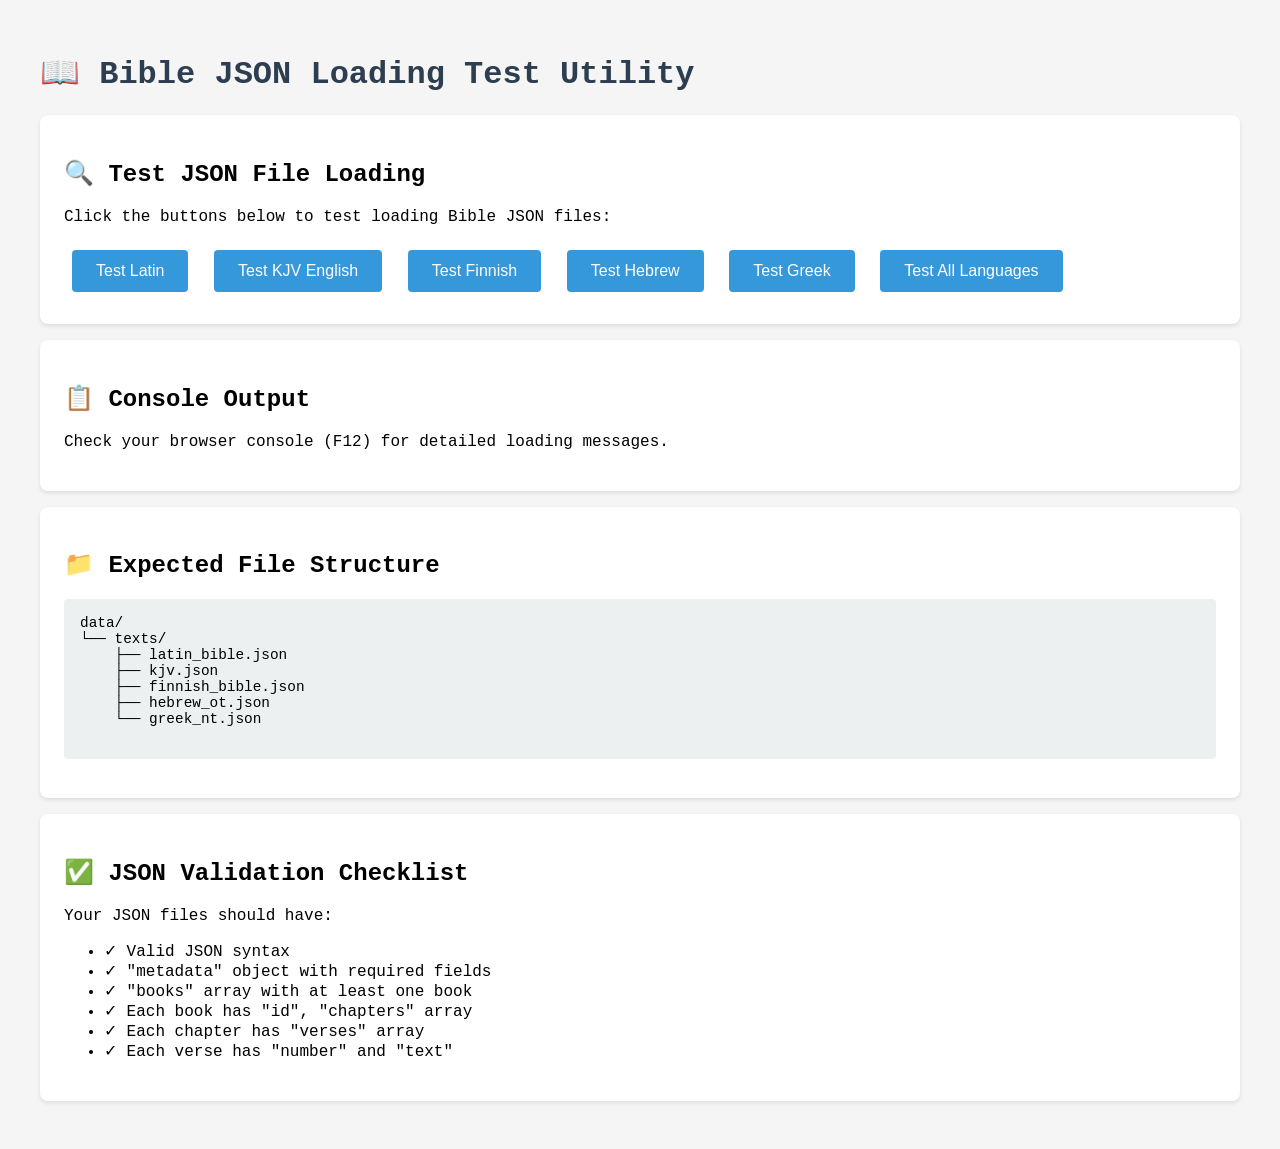
<file: test_json_loading.html>
<!DOCTYPE html>
<html lang="en">
<head>
  <meta charset="UTF-8">
  <meta name="viewport" content="width=device-width, initial-scale=1.0">
  <title>Bible JSON Loading Test</title>
  <style>
    body {
      font-family: 'Courier New', monospace;
      padding: 2rem;
      background: #f5f5f5;
      max-width: 1200px;
      margin: 0 auto;
    }
    h1 {
      color: #2c3e50;
    }
    .test-section {
      background: white;
      padding: 1.5rem;
      margin-bottom: 1rem;
      border-radius: 8px;
      box-shadow: 0 2px 4px rgba(0,0,0,0.1);
    }
    .success {
      color: #27ae60;
      font-weight: bold;
    }
    .error {
      color: #e74c3c;
      font-weight: bold;
    }
    .warning {
      color: #f39c12;
      font-weight: bold;
    }
    .info {
      color: #3498db;
    }
    pre {
      background: #ecf0f1;
      padding: 1rem;
      border-radius: 4px;
      overflow-x: auto;
      font-size: 0.9rem;
    }
    button {
      background: #3498db;
      color: white;
      border: none;
      padding: 0.75rem 1.5rem;
      border-radius: 4px;
      cursor: pointer;
      font-size: 1rem;
      margin: 0.5rem;
    }
    button:hover {
      background: #2980b9;
    }
    .result-box {
      margin-top: 1rem;
      padding: 1rem;
      background: #f8f9fa;
      border-left: 4px solid #3498db;
    }
  </style>
</head>
<body>
  <h1>📖 Bible JSON Loading Test Utility</h1>
  
  <div class="test-section">
    <h2>🔍 Test JSON File Loading</h2>
    <p>Click the buttons below to test loading Bible JSON files:</p>
    
    <button onclick="testLanguage('latin')">Test Latin</button>
    <button onclick="testLanguage('kjv')">Test KJV English</button>
    <button onclick="testLanguage('finnish')">Test Finnish</button>
    <button onclick="testLanguage('hebrew')">Test Hebrew</button>
    <button onclick="testLanguage('greek')">Test Greek</button>
    <button onclick="testAllLanguages()">Test All Languages</button>
    
    <div id="results" class="result-box" style="display: none;">
      <h3>Results:</h3>
      <div id="results-content"></div>
    </div>
  </div>

  <div class="test-section">
    <h2>📋 Console Output</h2>
    <p>Check your browser console (F12) for detailed loading messages.</p>
  </div>

  <div class="test-section">
    <h2>📁 Expected File Structure</h2>
    <pre>
data/
└── texts/
    ├── latin_bible.json
    ├── kjv.json
    ├── finnish_bible.json
    ├── hebrew_ot.json
    └── greek_nt.json
    </pre>
  </div>

  <div class="test-section">
    <h2>✅ JSON Validation Checklist</h2>
    <p>Your JSON files should have:</p>
    <ul>
      <li>✓ Valid JSON syntax</li>
      <li>✓ "metadata" object with required fields</li>
      <li>✓ "books" array with at least one book</li>
      <li>✓ Each book has "id", "chapters" array</li>
      <li>✓ Each chapter has "verses" array</li>
      <li>✓ Each verse has "number" and "text"</li>
    </ul>
  </div>

  <!-- Load required scripts -->
  <script src="js/languages/latinHandler.js"></script>
  <script src="js/languages/kjvHandler.js"></script>
  <script src="js/languages/finnishHandler.js"></script>
  <script src="js/languages/hebrewHandler.js"></script>
  <script src="js/languages/greekHandler.js"></script>
  <script src="js/data/dataLoader.js"></script>

  <script>
    // Initialize DataLoader
    const dataLoader = new DataLoader();

    function showResults() {
      document.getElementById('results').style.display = 'block';
    }

    function addResult(message, type = 'info') {
      const resultsContent = document.getElementById('results-content');
      const div = document.createElement('div');
      div.className = type;
      div.textContent = message;
      resultsContent.appendChild(div);
    }

    function clearResults() {
      document.getElementById('results-content').innerHTML = '';
    }

    async function testLanguage(language) {
      clearResults();
      showResults();
      
      addResult(`Testing ${language}...`, 'info');
      console.log(`\n${'='.repeat(50)}`);
      console.log(`Testing ${language.toUpperCase()}`);
      console.log('='.repeat(50));

      try {
        const startTime = performance.now();
        const data = await dataLoader.loadBibleText(language);
        const endTime = performance.now();
        const loadTime = (endTime - startTime).toFixed(2);

        if (data) {
          addResult(`✅ SUCCESS: Loaded ${language}`, 'success');
          addResult(`   Load time: ${loadTime}ms`, 'info');
          addResult(`   Books: ${data.books.length}`, 'info');
          
          if (data.books.length > 0) {
            const firstBook = data.books[0];
            addResult(`   First book: ${firstBook.name} (${firstBook.chapters.length} chapters)`, 'info');
            
            if (firstBook.chapters.length > 0) {
              const firstChapter = firstBook.chapters[0];
              addResult(`   First chapter verses: ${firstChapter.verses.length}`, 'info');
              
              if (firstChapter.verses.length > 0) {
                const firstVerse = firstChapter.verses[0];
                addResult(`   First verse text: "${firstVerse.text.substring(0, 50)}..."`, 'info');
                
                if (firstVerse.normalized) {
                  addResult(`   Normalized: "${firstVerse.normalized.substring(0, 50)}..."`, 'info');
                } else {
                  addResult(`   ⚠️ No normalized text (will be auto-generated)`, 'warning');
                }
              }
            }
          }

          // Check if loaded from JSON or stub
          console.log('Data source:', data.metadata.source || 'Unknown');
          
        } else {
          addResult(`❌ FAILED: Could not load ${language}`, 'error');
        }

      } catch (error) {
        addResult(`❌ ERROR: ${error.message}`, 'error');
        console.error(`Error testing ${language}:`, error);
      }

      console.log('='.repeat(50) + '\n');
    }

    async function testAllLanguages() {
      clearResults();
      showResults();
      
      const languages = ['latin', 'kjv', 'finnish', 'hebrew', 'greek'];
      
      addResult('Testing all languages...', 'info');
      addResult('', 'info');

      for (const lang of languages) {
        await testLanguage(lang);
        addResult('', 'info'); // Empty line separator
      }

      // Show cache stats
      const cacheStats = dataLoader.getCacheStats();
      addResult('='.repeat(50), 'info');
      addResult('Cache Statistics:', 'info');
      addResult(`Cached languages: ${cacheStats.cachedLanguages.join(', ')}`, 'info');
      addResult(`Cache size: ${cacheStats.cacheSize}`, 'info');
    }

    // Show instructions on load
    window.addEventListener('load', () => {
      console.log(`
╔══════════════════════════════════════════════════════════════╗
║                                                              ║
║           BIBLE JSON LOADING TEST UTILITY                    ║
║                                                              ║
║  Click the buttons above to test loading Bible JSON files   ║
║                                                              ║
║  Expected file locations:                                    ║
║  • data/texts/latin_bible.json                              ║
║  • data/texts/kjv.json                                      ║
║  • data/texts/finnish_bible.json                            ║
║  • data/texts/hebrew_ot.json                                ║
║  • data/texts/greek_nt.json                                 ║
║                                                              ║
║  If files are not found, stub data will be used instead.    ║
║                                                              ║
╚══════════════════════════════════════════════════════════════╝
      `);
    });
  </script>
</body>
</html>
</file>
